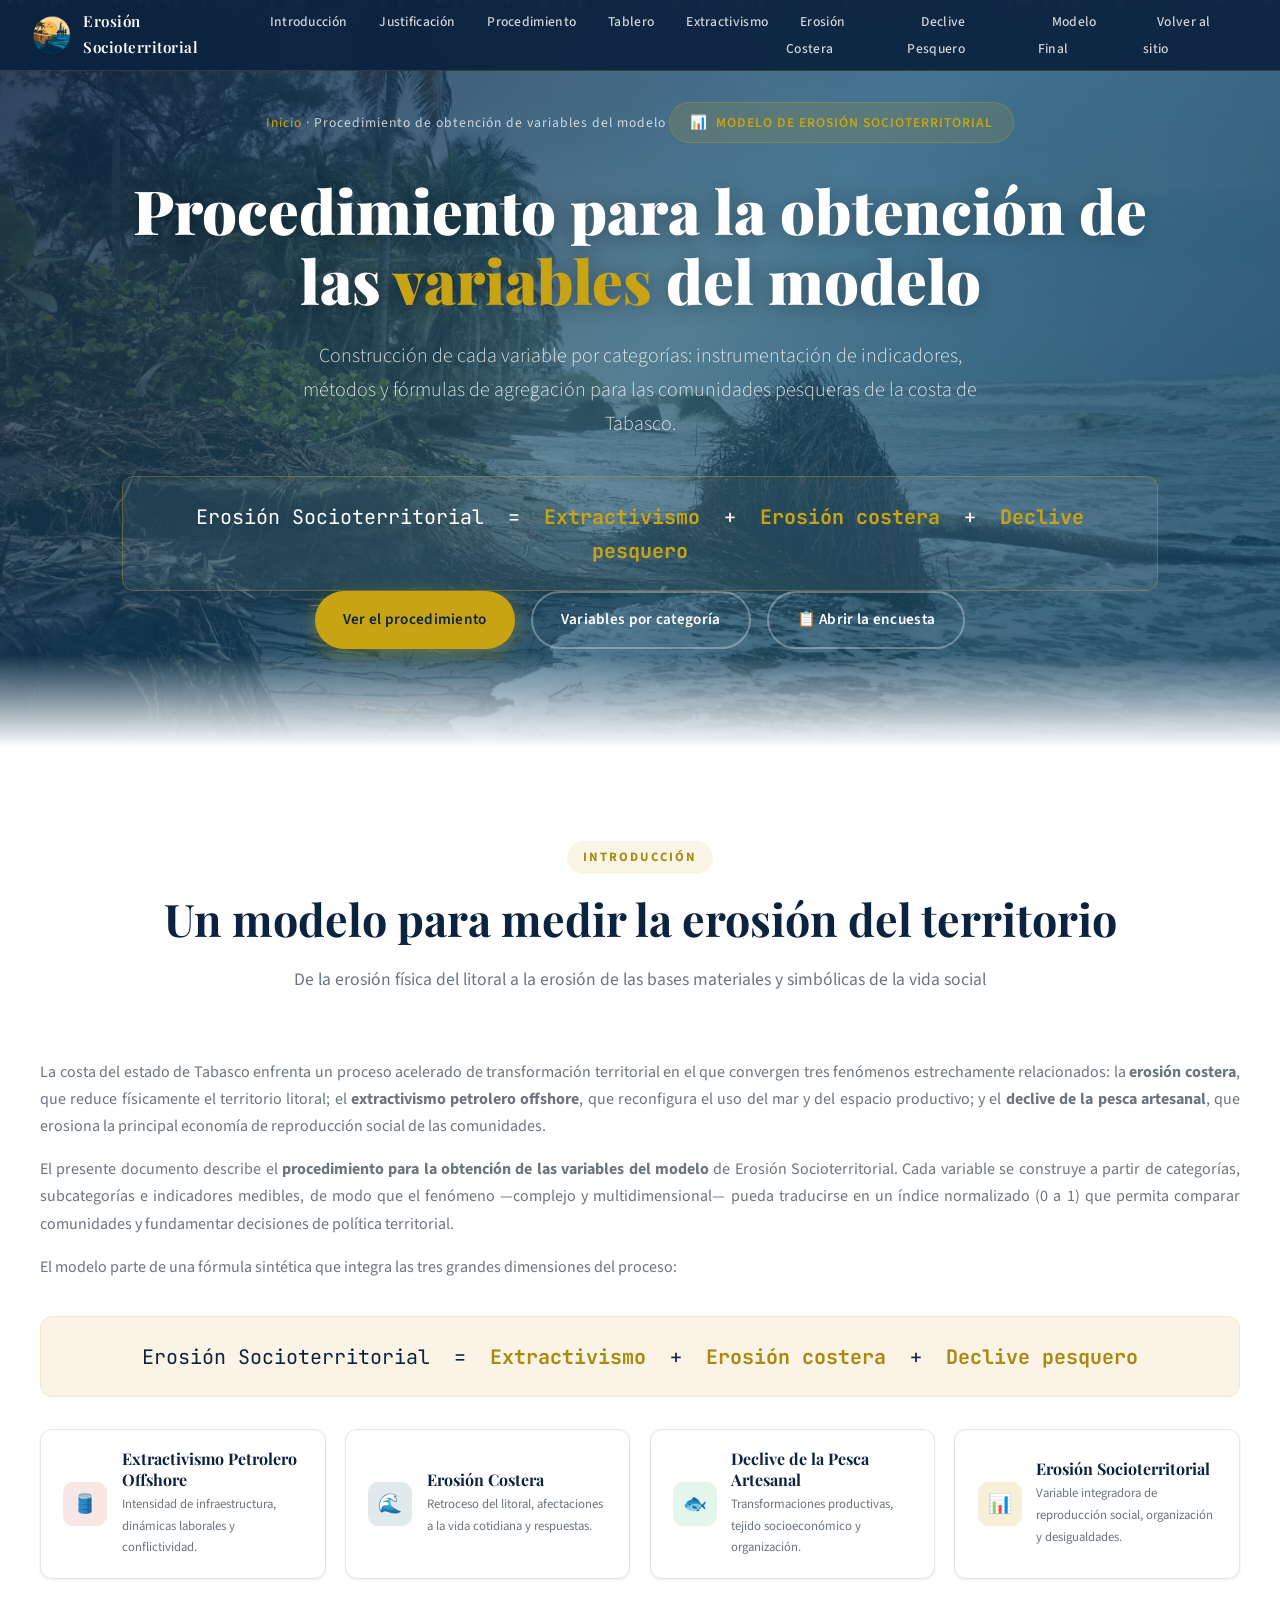
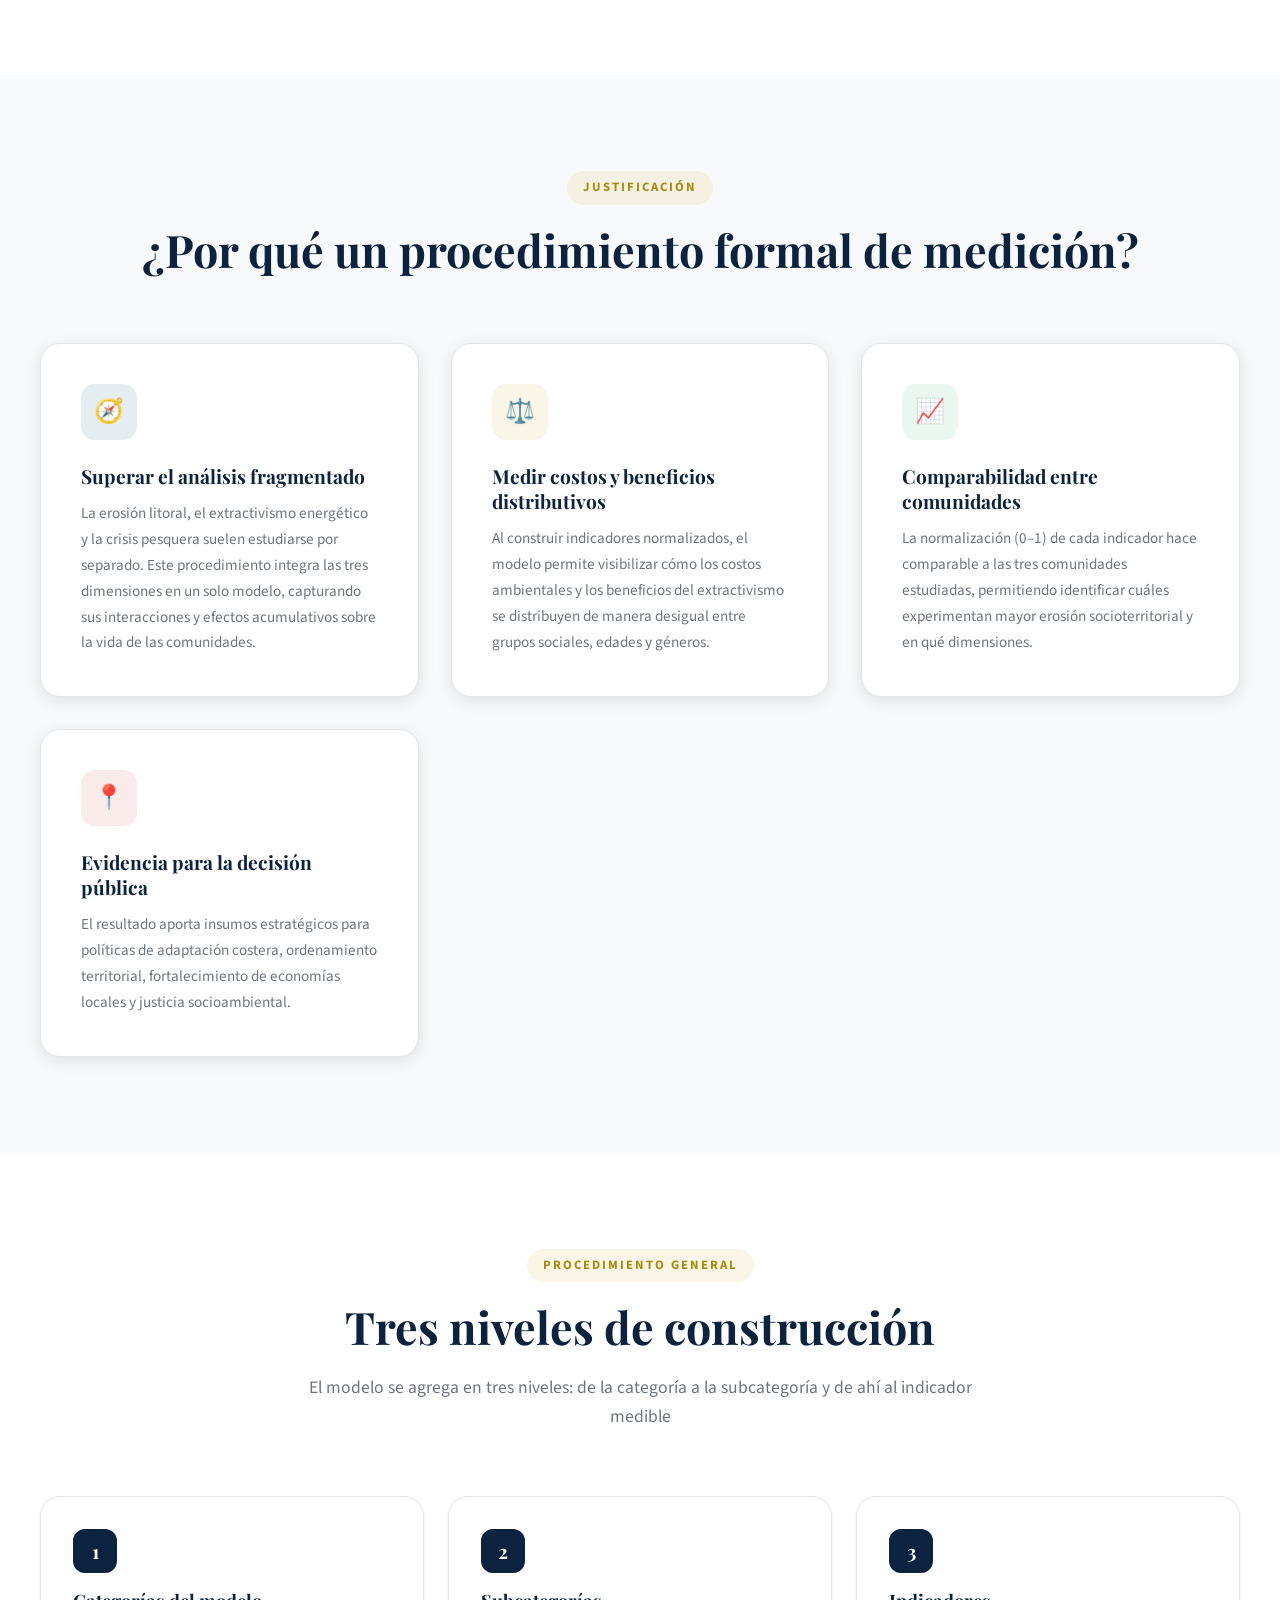
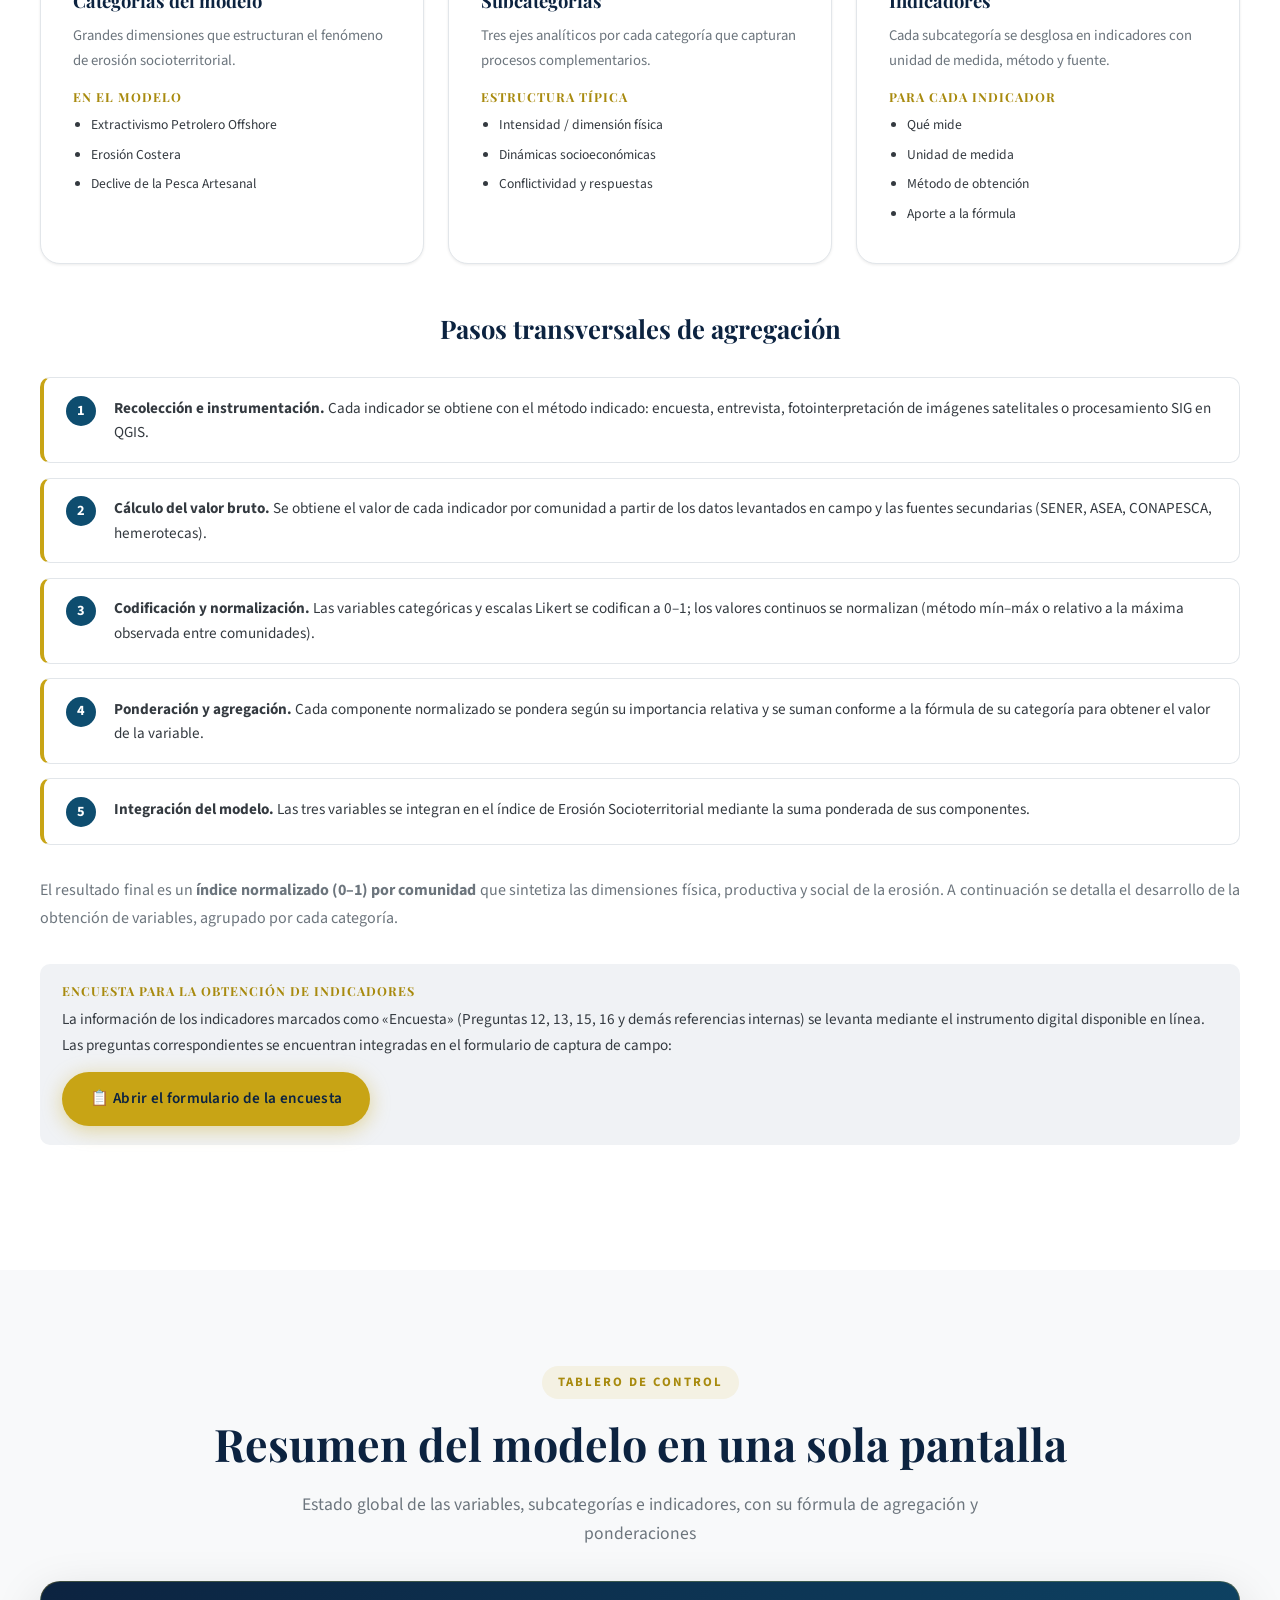
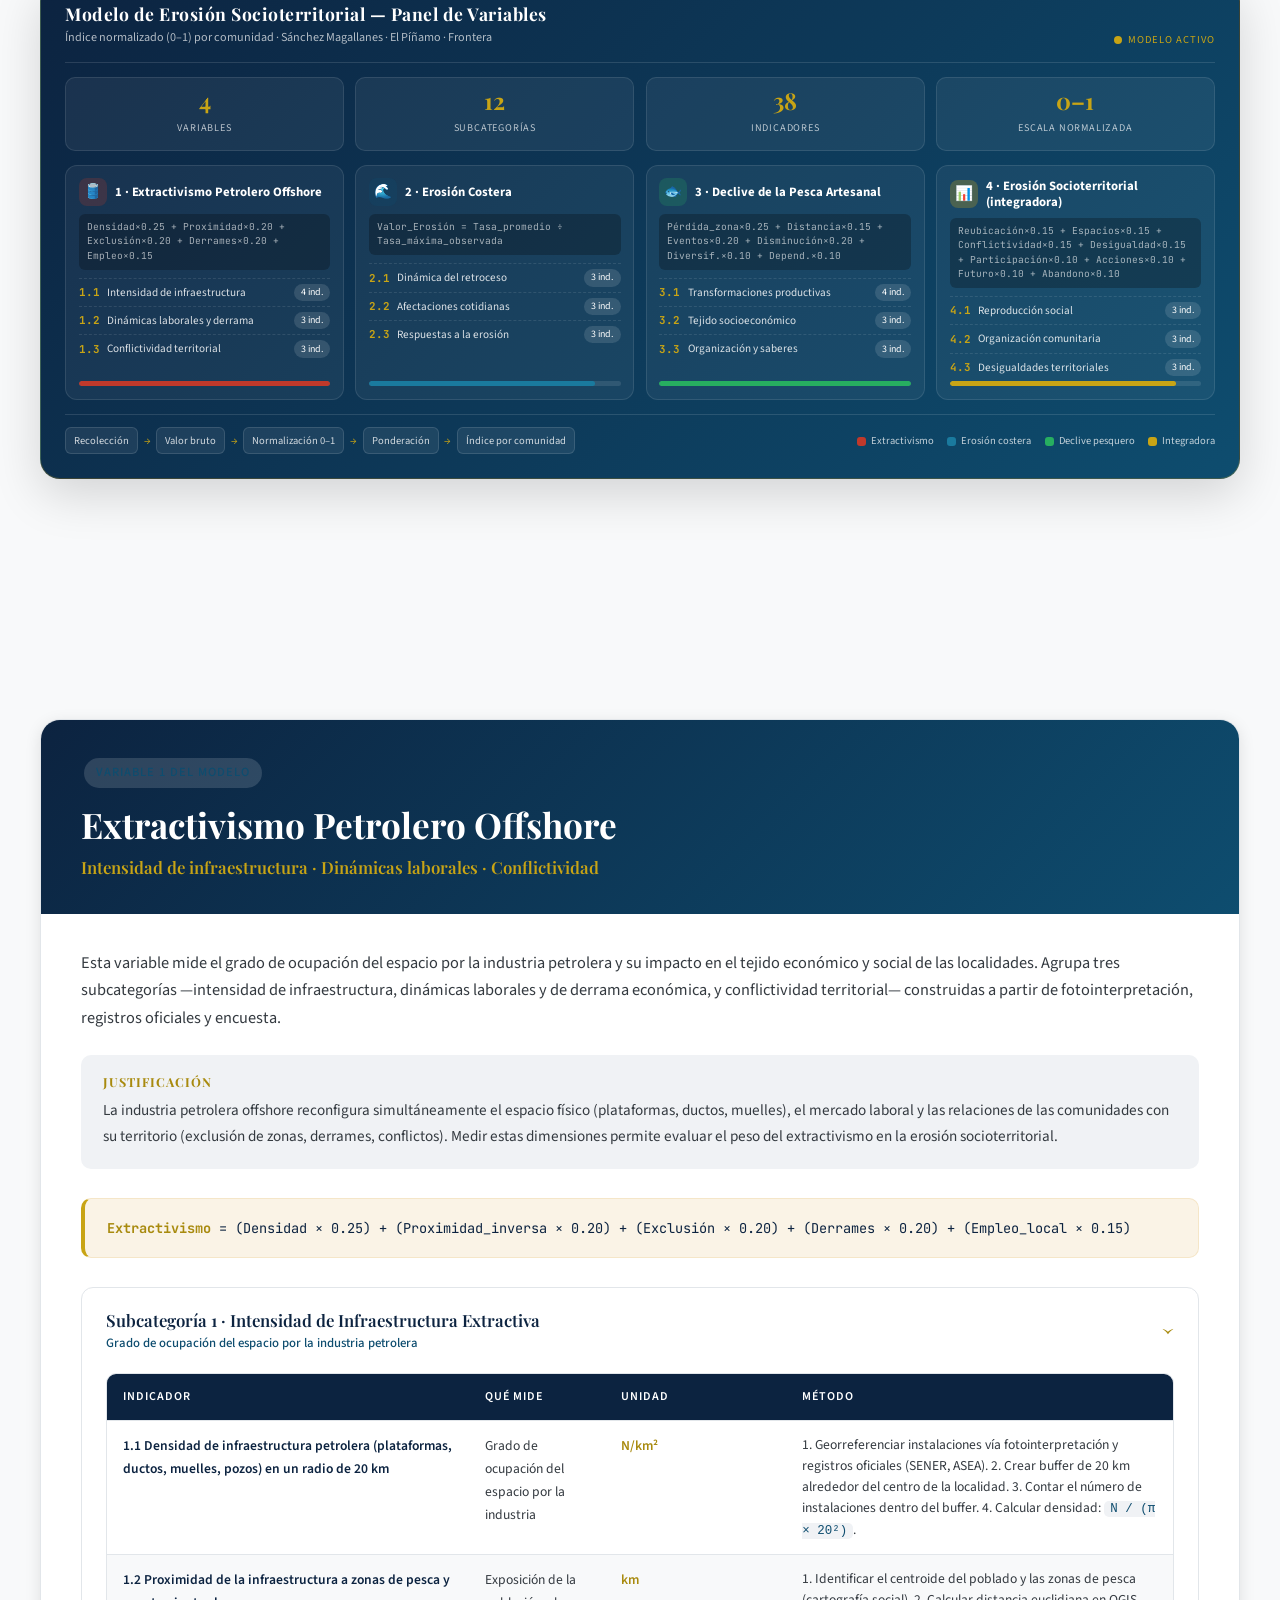
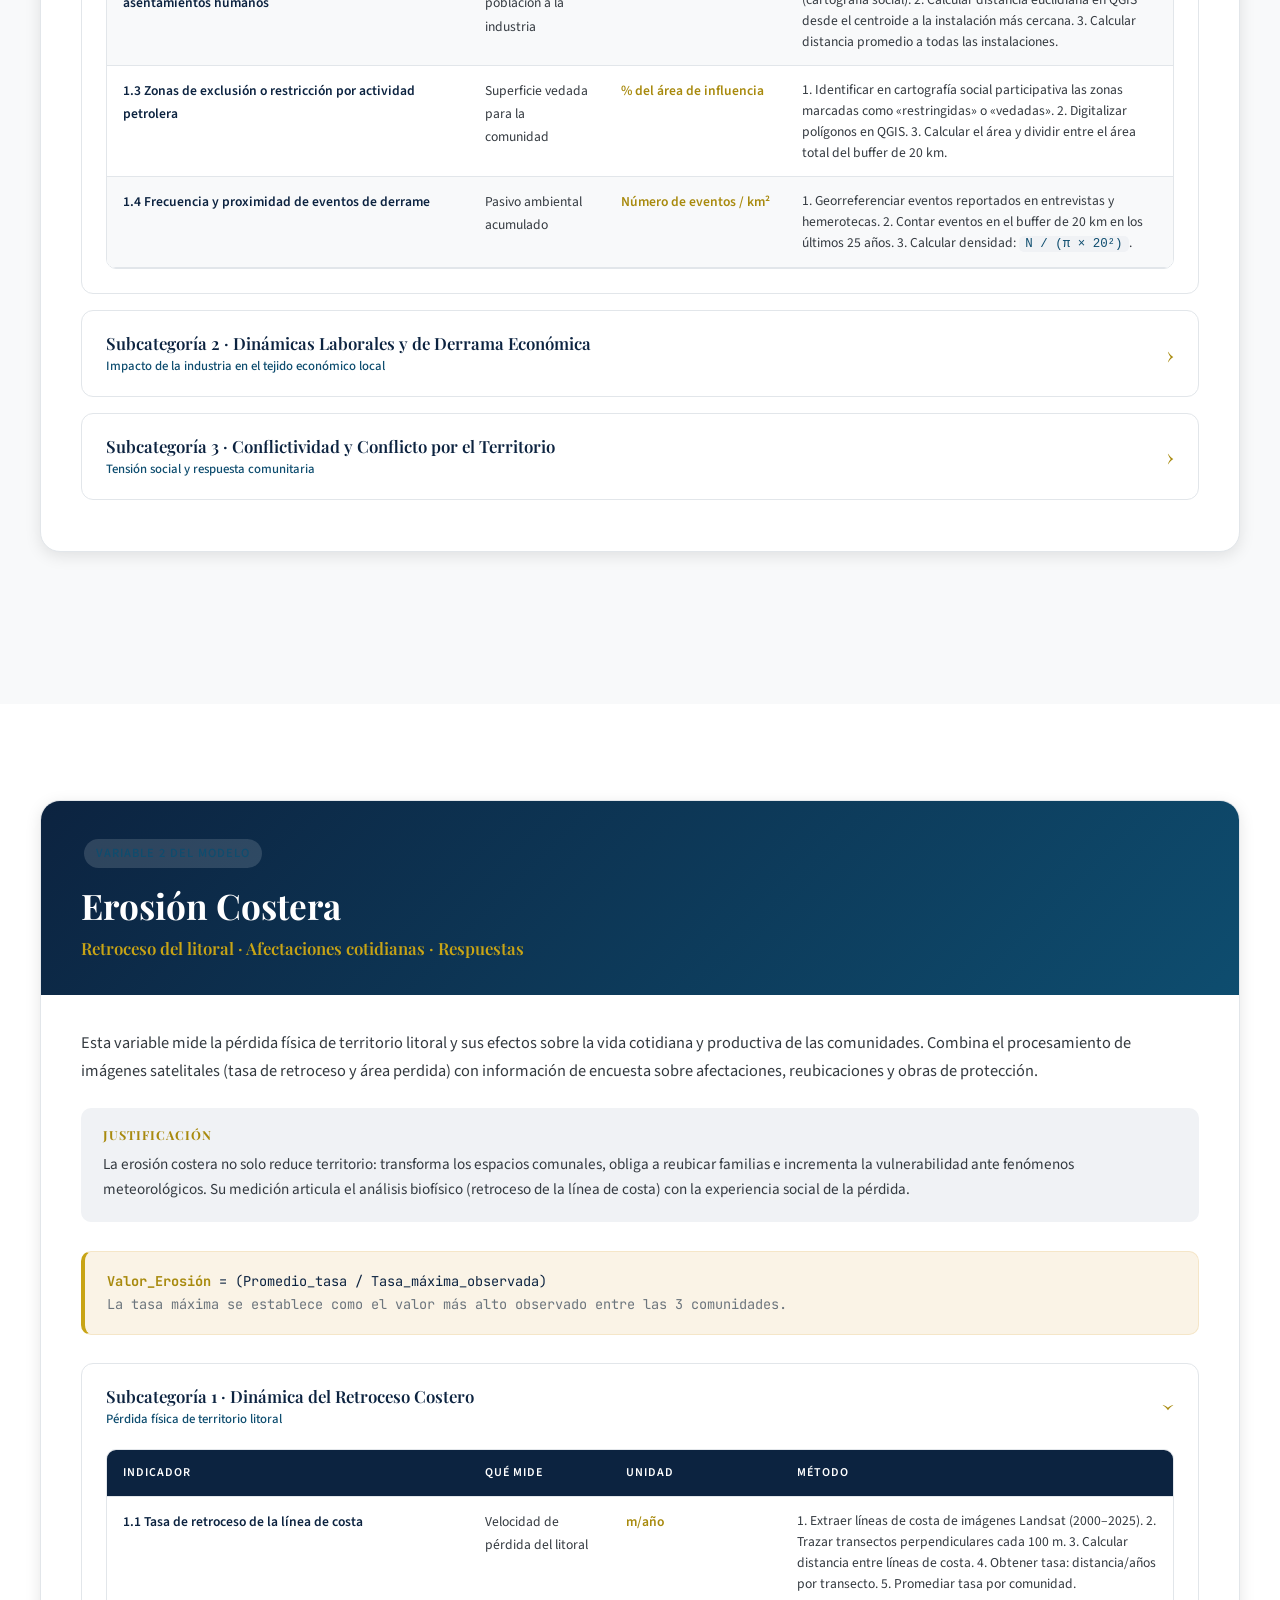
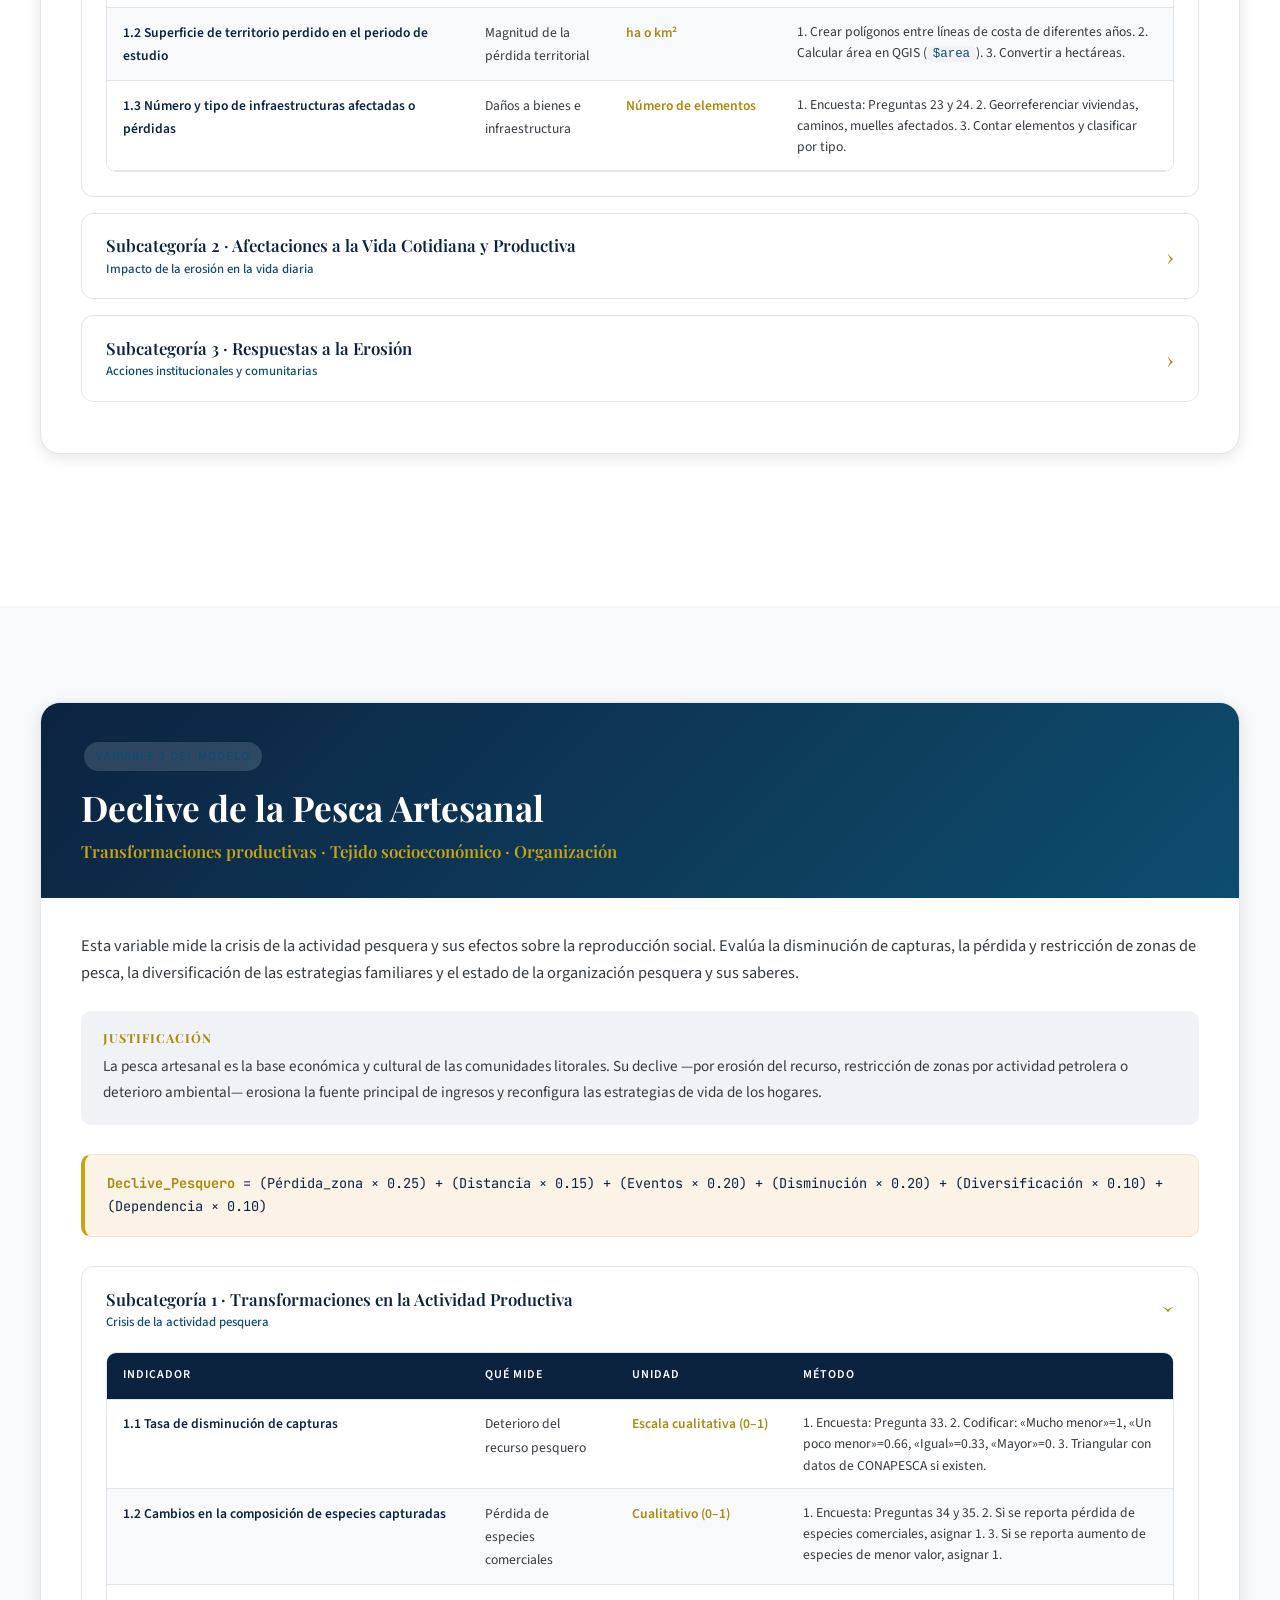
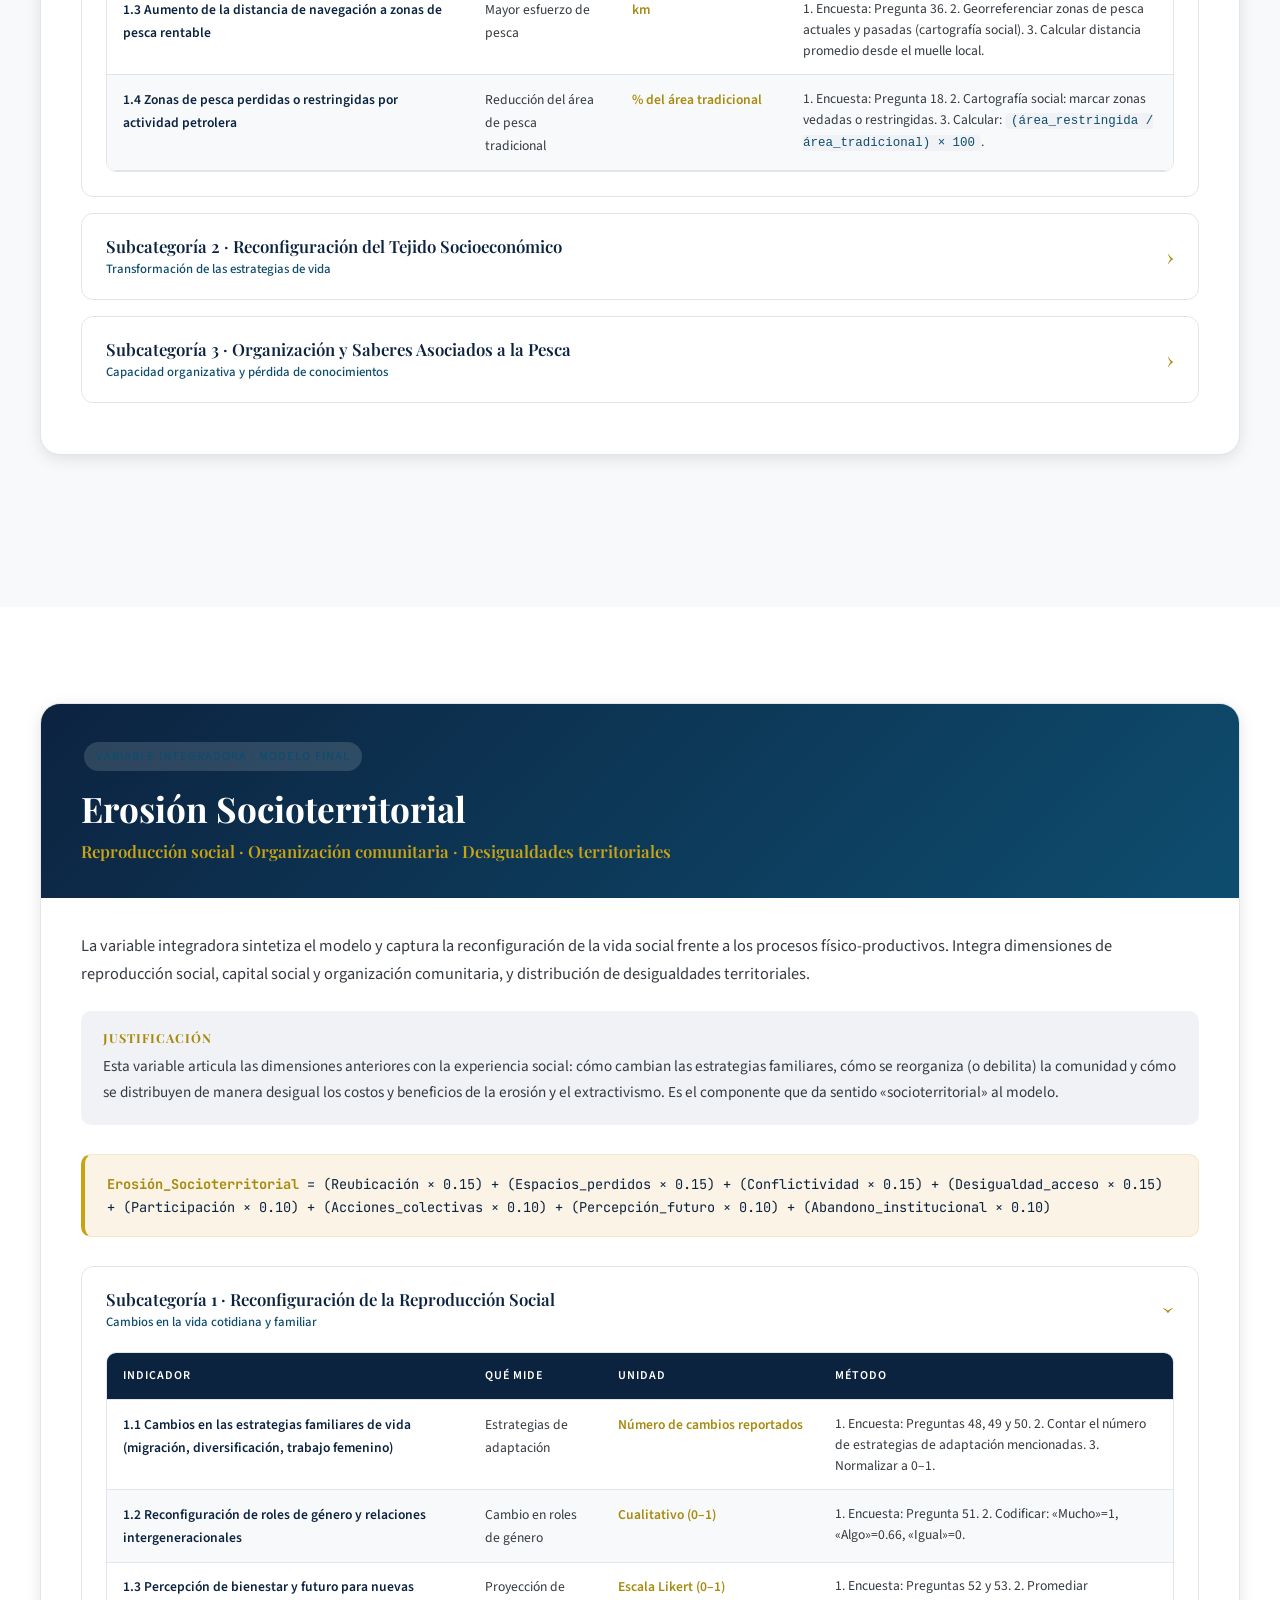
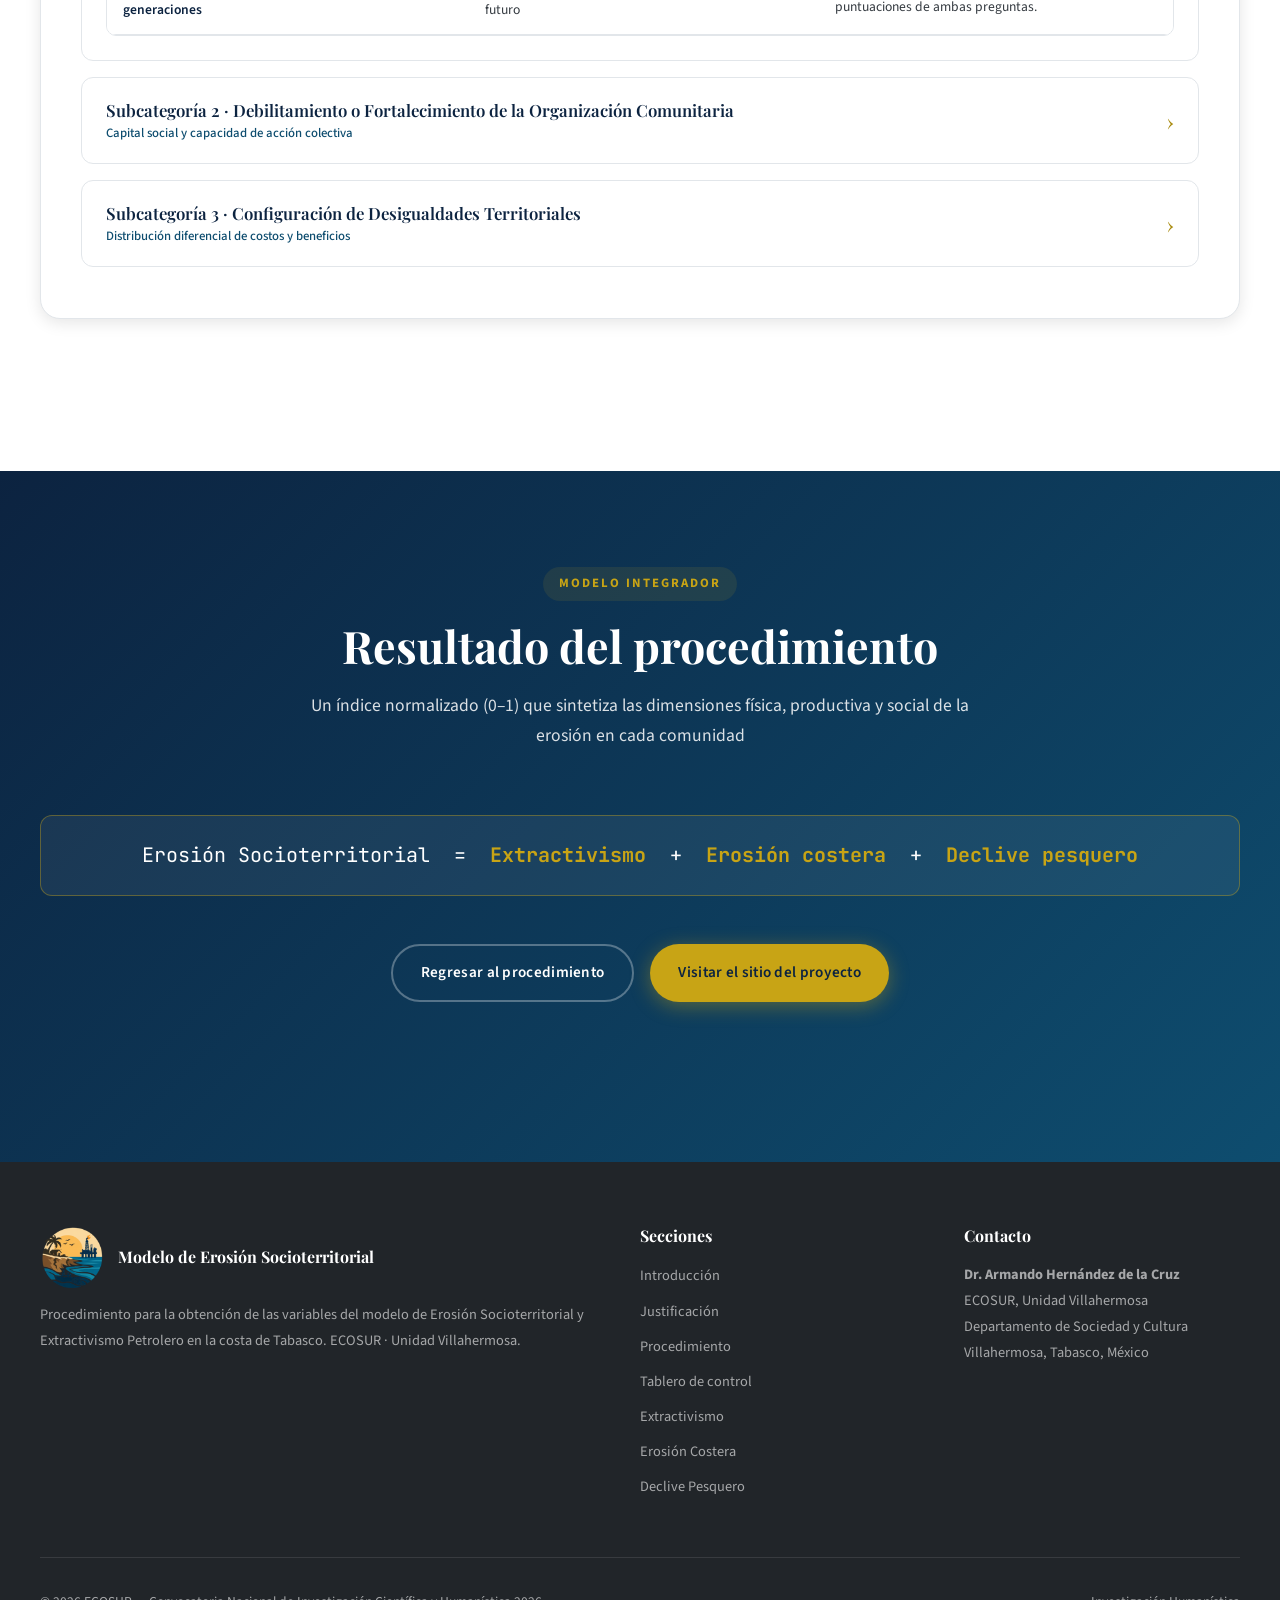
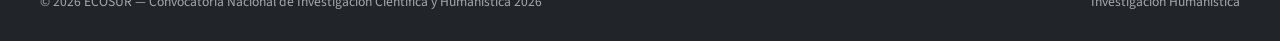
<file: modelo.html>
<!DOCTYPE html>
<html lang="es">
<head>
  <meta charset="UTF-8">
  <meta name="viewport" content="width=device-width, initial-scale=1.0">
  <title>Modelo de Erosión Socioterritorial · Procedimiento de obtención de variables | ECOSUR</title>
  <meta name="description" content="Procedimiento metodológico para la obtención de las variables del modelo de Erosión Socioterritorial: Extractivismo petrolero, Erosión costera y Declive pesquero. Construcción de cada variable por categorías.">
  <meta name="author" content="Dr. Armando Hernández de la Cruz - ECOSUR">

  <link rel="stylesheet" href="css/style.css">
  <link rel="icon" href="data:image/svg+xml,<svg xmlns='http://www.w3.org/2000/svg' viewBox='0 0 100 100'><text y='.9em' font-size='90'>📊</text></svg>">

  <!-- Estilos propios de esta página (responsivos) -->
  <style>
    .mod-hero {
      padding-top: 70px;
      min-height: auto;
      padding-bottom: 4rem;
      background-image:
        linear-gradient(135deg, rgba(12, 35, 64, 0.72) 0%, rgba(14, 77, 111, 0.5) 50%, rgba(10, 61, 92, 0.68) 100%),
        url('img/fotos/Port.jpg');
      background-size: cover;
      background-position: center;
      background-repeat: no-repeat;
    }
    .mod-hero .hero-content { max-width: 1100px; }
    .mod-breadcrumb {
      display: inline-block; margin-bottom: 1.2rem;
      font-size: 0.85rem; color: rgba(255,255,255,0.75);
      letter-spacing: 1px;
    }
    .mod-breadcrumb a { color: var(--accent); text-decoration: none; }
    .mod-breadcrumb a:hover { text-decoration: underline; }
    .mod-model-eq {
      margin-top: 2.2rem; padding: 1.4rem 1.8rem;
      background: rgba(255,255,255,0.06);
      border: 1px solid rgba(200,164,21,0.35);
      border-radius: var(--radius);
      font-family: 'JetBrains Mono', monospace;
      font-size: clamp(0.9rem, 2vw, 1.25rem);
      color: var(--white);
      text-align: center;
      line-height: 1.7;
    }
    .mod-model-eq strong { color: var(--accent); }

    /* Página de contenidos */
    .mod-toc {
      display: grid; grid-template-columns: repeat(auto-fit, minmax(230px,1fr));
      gap: 1.2rem; margin-top: 2rem;
    }
    .mod-toc a {
      text-decoration: none; color: inherit;
      background: var(--white); border: 1px solid var(--gray-200);
      border-radius: var(--radius); padding: 1.2rem 1.4rem;
      box-shadow: var(--shadow-sm); transition: var(--transition);
      display: flex; align-items: center; gap: 0.9rem;
    }
    .mod-toc a:hover { transform: translateY(-4px); box-shadow: var(--shadow-lg); border-color: var(--accent); }
    .mod-toc .ico {
      width: 44px; height: 44px; border-radius: 10px; flex-shrink: 0;
      display: flex; align-items: center; justify-content: center; font-size: 1.2rem;
    }
    .mod-toc .ico.c1 { background: rgba(192,57,43,.12); }
    .mod-toc .ico.c2 { background: rgba(14,77,111,.12); }
    .mod-toc .ico.c3 { background: rgba(39,174,96,.12); }
    .mod-toc .ico.c4 { background: rgba(200,164,21,.16); }
    .mod-toc h4 { font-size: 1rem; margin-bottom: 0.2rem; color: var(--primary); }
    .mod-toc p { font-size: 0.8rem; color: var(--gray-600); margin: 0; }

    /* Flujo metodológico en 3 niveles */
    .mod-flow {
      display: grid; grid-template-columns: repeat(3, 1fr); gap: 1.5rem;
      margin: 2.5rem 0;
    }
    .mod-flow-card {
      background: var(--white); border: 1px solid var(--gray-200);
      border-radius: var(--radius-lg); padding: 2rem; box-shadow: var(--shadow-sm);
      position: relative; transition: var(--transition);
    }
    .mod-flow-card:hover { box-shadow: var(--shadow-lg); transform: translateY(-3px); }
    .mod-flow-num {
      width: 44px; height: 44px; border-radius: 12px; background: var(--primary);
      color: var(--white); display: flex; align-items: center; justify-content: center;
      font-family: 'Playfair Display', serif; font-weight: 700; font-size: 1.2rem;
      margin-bottom: 1rem;
    }
    .mod-flow-card h3 { font-size: 1.15rem; margin-bottom: 0.6rem; color: var(--primary); }
    .mod-flow-card p { font-size: 0.92rem; color: var(--gray-600); margin-bottom: 1rem; }
    .mod-flow-card h5 { font-size: 0.78rem; text-transform: uppercase; letter-spacing: 1px; color: var(--accent-dark); margin-bottom: 0.5rem; }
    .mod-flow-card ul { margin: 0; padding-left: 1.1rem; }
    .mod-flow-card li { font-size: 0.85rem; color: var(--gray-800); margin-bottom: 0.4rem; }

    /* Pasos generales de normalización */
    .mod-steps { margin: 2rem 0; counter-reset: st; }
    .mod-step {
      display: flex; gap: 1.1rem; padding: 1.1rem 1.4rem; margin-bottom: 0.9rem;
      background: var(--white); border: 1px solid var(--gray-200); border-left: 4px solid var(--accent);
      border-radius: 10px; align-items: flex-start;
    }
    .mod-step-n {
      counter-increment: st; flex-shrink: 0;
      width: 30px; height: 30px; border-radius: 50%; background: var(--sea); color: var(--white);
      display: flex; align-items: center; justify-content: center; font-weight: 700; font-size: 0.9rem;
    }
    .mod-step-n::before { content: counter(st); }
    .mod-step p { margin: 0; font-size: 0.95rem; line-height: 1.6; }

    /* Tarjetas de variables */
    .mod-var-anchor { scroll-margin-top: 90px; }
    .mod-var {
      background: var(--white); border: 1px solid var(--gray-200);
      border-radius: var(--radius-lg); box-shadow: var(--shadow-md);
      overflow: hidden; margin-bottom: 3.5rem;
    }
    .mod-var-head {
      padding: 2.2rem 2.5rem; color: var(--white);
      background: linear-gradient(135deg, var(--primary), var(--sea));
      position: relative;
    }
    .mod-var-head .tag {
      display: inline-block; font-size: 0.78rem; letter-spacing: 1px; text-transform: uppercase;
      background: rgba(255,255,255,0.14); padding: 4px 12px; border-radius: 50px; margin-bottom: 0.9rem;
    }
    .mod-var-head h2 { color: var(--white); font-size: clamp(1.5rem,3vw,2.2rem); margin-bottom: 0.6rem; }
    .mod-var-head h3 { color: var(--accent); font-size: 1.05rem; font-weight: 600; }
    .mod-var-body { padding: 2.2rem 2.5rem; }
    .mod-var-body .lead { font-size: 1.02rem; color: var(--gray-800); margin-bottom: 1.4rem; }

    .mod-formula {
      background: var(--sand-light); border: 1px solid var(--sand);
      border-left: 4px solid var(--accent); border-radius: 10px;
      padding: 1.1rem 1.4rem; margin: 1.2rem 0 1.8rem;
      font-family: 'JetBrains Mono', monospace; font-size: 0.85rem; color: var(--primary);
      overflow-x: auto; white-space: normal; line-height: 1.7;
    }
    .mod-formula .fl { color: var(--accent-dark); font-weight: 700; }

    .mod-why {
      background: var(--gray-100); border-radius: 10px; padding: 1.2rem 1.4rem; margin-bottom: 1.8rem;
    }
    .mod-why h5 { font-size: 0.78rem; text-transform: uppercase; letter-spacing: 1px; color: var(--accent-dark); margin-bottom: 0.5rem; }
    .mod-why p { margin: 0; font-size: 0.95rem; }

    /* Subcategorías / acordeón */
    .mod-sub { border: 1px solid var(--gray-200); border-radius: 12px; margin-bottom: 1rem; overflow: hidden; background: var(--white); }
    .mod-sub-head {
      width: 100%; text-align: left; background: none; border: none; cursor: pointer;
      padding: 1.3rem 1.5rem; display: flex; align-items: center; gap: 1rem;
      font-family: 'Playfair Display', serif; font-size: 1.05rem; font-weight: 600; color: var(--primary);
    }
    .mod-sub-head .arrow { margin-left: auto; transition: transform .3s ease; color: var(--accent-dark); font-size: 1.2rem; flex-shrink: 0; }
    .mod-sub.open .mod-sub-head .arrow { transform: rotate(90deg); }
    .mod-sub-head:hover { background: var(--gray-50); }
    .mod-sub-mide {
      display: block; font-family: 'Source Sans 3', sans-serif; font-weight: 500;
      font-size: 0.8rem; color: var(--sea); margin-top: 0.2rem;
    }
    .mod-sub-body { display: none; padding: 0 1.5rem 1.5rem; }
    .mod-sub.open .mod-sub-body { display: block; }

    .mod-scroll { overflow-x: auto; border-radius: 10px; border: 1px solid var(--gray-200); }
    .mod-ind {
      width: 100%; border-collapse: collapse; min-width: 720px; background: var(--white);
      font-size: 0.85rem;
    }
    .mod-ind th, .mod-ind td { padding: 0.8rem 1rem; text-align: left; vertical-align: top; border-bottom: 1px solid var(--gray-200); }
    .mod-ind thead th {
      background: var(--primary); color: var(--white); font-size: 0.75rem;
      text-transform: uppercase; letter-spacing: 1px; font-weight: 600;
    }
    .mod-ind tbody tr:nth-child(even) { background: var(--gray-50); }
    .mod-ind .in { font-weight: 600; color: var(--primary); width: 34%; }
    .mod-ind .um { color: var(--accent-dark); font-weight: 600; white-space: nowrap; width: 16%; }
    .mod-ind .me { color: var(--gray-800); line-height: 1.55; }
    .mod-ind .me code { background: var(--gray-100); padding: 1px 6px; border-radius: 5px; font-size: 0.78rem; color: var(--sea); }

    /* Integración */
    .mod-integration {
      background: linear-gradient(135deg, var(--primary), var(--sea));
      color: var(--white);
    }
    .mod-integration .section-label { color: var(--accent); }
    .mod-integration p { color: rgba(255,255,255,0.85); }
    .mod-integration .mod-model-eq { margin-top: 0; }

    /* ---------- Tablero de control del modelo ---------- */
    .tb {
      background: linear-gradient(135deg, var(--primary) 0%, var(--sea) 100%);
      border: 1px solid rgba(200,164,21,0.25);
      border-radius: var(--radius-lg);
      color: var(--white); padding: 1.3rem 1.5rem 1.5rem;
      box-shadow: var(--shadow-xl); margin: 2rem 0 3rem;
    }
    .tb-head { display: flex; justify-content: space-between; align-items: flex-end; gap: 1rem; flex-wrap: wrap; margin-bottom: 0.9rem; padding-bottom: 0.8rem; border-bottom: 1px solid rgba(255,255,255,0.12); }
    .tb-head h2 { font-size: 1.1rem; margin: 0; color: var(--white); letter-spacing: 0.5px; }
    .tb-head .sub { font-size: 0.76rem; color: rgba(255,255,255,0.68); margin-top: 0.15rem; }
    .tb-live { display: inline-flex; align-items: center; gap: 0.4rem; font-size: 0.66rem; text-transform: uppercase; letter-spacing: 1px; color: var(--accent); white-space: nowrap; }
    .tb-live::before { content: ''; width: 8px; height: 8px; border-radius: 50%; background: var(--accent); animation: tbPulse 2s infinite; }
    @keyframes tbPulse { 0% { box-shadow: 0 0 0 0 rgba(200,164,21,0.5); } 70% { box-shadow: 0 0 0 8px rgba(200,164,21,0); } 100% { box-shadow: 0 0 0 0 rgba(200,164,21,0); } }

    .tb-kpis { display: grid; grid-template-columns: repeat(4, 1fr); gap: 0.7rem; margin-bottom: 0.85rem; }
    .tb-kpi { background: rgba(255,255,255,0.06); border: 1px solid rgba(255,255,255,0.1); border-radius: 10px; padding: 0.6rem 0.8rem; text-align: center; }
    .tb-kpi b { display: block; font-size: 1.45rem; font-family: 'Playfair Display', serif; color: var(--accent); line-height: 1.1; }
    .tb-kpi span { font-size: 0.64rem; text-transform: uppercase; letter-spacing: 0.8px; color: rgba(255,255,255,0.7); }

    .tb-grid { display: grid; grid-template-columns: repeat(4, 1fr); gap: 0.7rem; }
    .tb-card { background: rgba(255,255,255,0.05); border: 1px solid rgba(255,255,255,0.1); border-radius: 12px; padding: 0.8rem; display: flex; flex-direction: column; text-decoration: none; color: inherit; transition: var(--transition); }
    .tb-card:hover { background: rgba(255,255,255,0.1); transform: translateY(-3px); border-color: rgba(200,164,21,0.5); }
    .tb-card-top { display: flex; align-items: center; gap: 0.5rem; margin-bottom: 0.45rem; }
    .tb-ico { width: 28px; height: 28px; border-radius: 8px; display: flex; align-items: center; justify-content: center; font-size: 0.9rem; flex-shrink: 0; }
    .tb-card h3 { font-size: 0.8rem; margin: 0; color: var(--white); line-height: 1.25; font-family: 'Source Sans 3', sans-serif; font-weight: 700; }
    .tb-formula { font-family: 'JetBrains Mono', monospace; font-size: 0.6rem; color: rgba(255,255,255,0.62); background: rgba(0,0,0,0.25); border-radius: 6px; padding: 0.4rem 0.5rem; margin-bottom: 0.5rem; line-height: 1.5; }
    .tb-sub { display: flex; align-items: center; gap: 0.45rem; font-size: 0.7rem; padding: 0.26rem 0; border-top: 1px dashed rgba(255,255,255,0.1); color: rgba(255,255,255,0.85); }
    .tb-sub .n { font-family: 'JetBrains Mono', monospace; font-weight: 700; color: var(--accent); font-size: 0.68rem; }
    .tb-sub .cnt { margin-left: auto; background: rgba(255,255,255,0.12); border-radius: 50px; padding: 0.02rem 0.45rem; font-size: 0.62rem; color: var(--white); }
    .tb-bar { height: 5px; border-radius: 50px; background: rgba(255,255,255,0.1); overflow: hidden; margin-top: auto; padding-top: 0; }
    .tb-bar-i { display: block; height: 100%; border-radius: 50px; }
    .tb-foot { margin-top: 0.9rem; padding-top: 0.75rem; border-top: 1px solid rgba(255,255,255,0.12); display: flex; justify-content: space-between; align-items: center; gap: 1rem; flex-wrap: wrap; }
    .tb-pipe { display: flex; align-items: center; gap: 0.35rem; flex-wrap: wrap; font-size: 0.66rem; color: rgba(255,255,255,0.8); }
    .tb-pipe .step { background: rgba(255,255,255,0.07); border: 1px solid rgba(255,255,255,0.12); padding: 0.22rem 0.5rem; border-radius: 6px; white-space: nowrap; }
    .tb-pipe .arr { color: var(--accent); }
    .tb-legend { display: flex; gap: 0.85rem; font-size: 0.66rem; color: rgba(255,255,255,0.75); flex-wrap: wrap; }
    .tb-legend i { width: 9px; height: 9px; border-radius: 3px; display: inline-block; margin-right: 0.3rem; vertical-align: middle; }

    /* Responsive */
    @media (max-width: 1100px) { .tb-kpis, .tb-grid { grid-template-columns: repeat(2, 1fr); } }
    @media (max-width: 900px) {
      .mod-flow { grid-template-columns: 1fr; }
    }
    @media (max-width: 560px) { .tb-kpis, .tb-grid { grid-template-columns: 1fr; } }
    @media (max-width: 768px) {
      .mod-var-head, .mod-var-body { padding: 1.5rem 1.3rem; }
      .mod-ind { min-width: 640px; font-size: 0.8rem; }
    }
  </style>
</head>
<body>

  <!-- ==================== NAVBAR ==================== -->
  <nav class="navbar">
    <div class="navbar-inner">
      <a href="index.html" class="navbar-brand">
        <img class="brand-icon" src="img/logo-erosion.png" alt="Logotipo Erosión Socioterritorial" style="width:40px;height:40px;object-fit:cover;border-radius:8px;background:transparent;border:none;display:inline-block;padding:0;">
        <span class="brand-text">Erosión Socioterritorial</span>
      </a>
      <button class="hamburger" aria-label="Menú">
        <span></span><span></span><span></span>
      </button>
      <ul class="nav-links">
        <li><a href="#introduccion">Introducción</a></li>
        <li><a href="#justificacion">Justificación</a></li>
        <li><a href="#procedimiento">Procedimiento</a></li>
        <li><a href="#tablero">Tablero</a></li>
        <li><a href="#extractivismo">Extractivismo</a></li>
        <li><a href="#erosion-costera">Erosión Costera</a></li>
        <li><a href="#declive-pesquero">Declive Pesquero</a></li>
        <li><a href="#socioterritorial">Modelo Final</a></li>
        <li><a href="index.html">Volver al sitio</a></li>
      </ul>
    </div>
  </nav>

  <!-- ==================== HERO ==================== -->
  <header class="hero mod-hero" id="inicio">
    <div class="hero-particles"></div>
    <div class="hero-content">
      <div class="mod-breadcrumb">
        <a href="index.html">Inicio</a> · Procedimiento de obtención de variables del modelo
      </div>
      <div class="hero-badge"><span>📊</span> Modelo de Erosión Socioterritorial</div>
      <h1 class="hero-title">
        Procedimiento para la obtención de las <span class="highlight">variables</span> del modelo
      </h1>
      <p class="hero-subtitle">
        Construcción de cada variable por categorías: instrumentación de indicadores, métodos y fórmulas de agregación para las comunidades pesqueras de la costa de Tabasco.
      </p>
      <div class="mod-model-eq">
        Erosión Socioterritorial &nbsp;= &nbsp;<strong>Extractivismo</strong> &nbsp;+&nbsp; <strong>Erosión costera</strong> &nbsp;+&nbsp; <strong>Declive pesquero</strong>
      </div>
      <div class="hero-buttons">
        <a href="#procedimiento" class="btn btn-primary">Ver el procedimiento</a>
        <a href="#extractivismo" class="btn btn-outline">Variables por categoría</a>
        <a href="https://ee.kobotoolbox.org/x/BoY7AoSv" class="btn btn-outline" target="_blank" rel="noopener">📋 Abrir la encuesta</a>
      </div>
    </div>
  </header>

  <!-- ==================== INTRODUCCIÓN ==================== -->
  <section class="section section-alt mod-var-anchor" id="introduccion">
    <div class="container">
      <div class="section-header reveal">
        <span class="section-label">Introducción</span>
        <h2 class="section-title">Un modelo para medir la erosión del territorio</h2>
        <p class="section-desc">De la erosión física del litoral a la erosión de las bases materiales y simbólicas de la vida social</p>
      </div>

      <div class="content-block reveal">
        <p>La costa del estado de Tabasco enfrenta un proceso acelerado de transformación territorial en el que convergen tres fenómenos estrechamente relacionados: la <strong>erosión costera</strong>, que reduce físicamente el territorio litoral; el <strong>extractivismo petrolero offshore</strong>, que reconfigura el uso del mar y del espacio productivo; y el <strong>declive de la pesca artesanal</strong>, que erosiona la principal economía de reproducción social de las comunidades.</p>
        <p>El presente documento describe el <strong>procedimiento para la obtención de las variables del modelo</strong> de Erosión Socioterritorial. Cada variable se construye a partir de categorías, subcategorías e indicadores medibles, de modo que el fenómeno —complejo y multidimensional— pueda traducirse en un índice normalizado (0 a 1) que permita comparar comunidades y fundamentar decisiones de política territorial.</p>
        <p>El modelo parte de una fórmula sintética que integra las tres grandes dimensiones del proceso:</p>
      </div>

      <div class="mod-model-eq reveal" style="background:var(--sand-light); border-color:var(--sand); color:var(--primary);">
        Erosión Socioterritorial &nbsp;= &nbsp;<strong style="color:var(--accent-dark)">Extractivismo</strong> &nbsp;+&nbsp; <strong style="color:var(--accent-dark)">Erosión costera</strong> &nbsp;+&nbsp; <strong style="color:var(--accent-dark)">Declive pesquero</strong>
      </div>

      <div class="mod-toc reveal">
        <a href="#extractivismo">
          <div class="ico c1">🛢️</div>
          <div><h4>Extractivismo Petrolero Offshore</h4><p>Intensidad de infraestructura, dinámicas laborales y conflictividad.</p></div>
        </a>
        <a href="#erosion-costera">
          <div class="ico c2">🌊</div>
          <div><h4>Erosión Costera</h4><p>Retroceso del litoral, afectaciones a la vida cotidiana y respuestas.</p></div>
        </a>
        <a href="#declive-pesquero">
          <div class="ico c3">🐟</div>
          <div><h4>Declive de la Pesca Artesanal</h4><p>Transformaciones productivas, tejido socioeconómico y organización.</p></div>
        </a>
        <a href="#socioterritorial">
          <div class="ico c4">📊</div>
          <div><h4>Erosión Socioterritorial</h4><p>Variable integradora de reproducción social, organización y desigualdades.</p></div>
        </a>
      </div>
    </div>
  </section>

  <!-- ==================== JUSTIFICACIÓN ==================== -->
  <section class="section mod-var-anchor" id="justificacion">
    <div class="container">
      <div class="section-header reveal">
        <span class="section-label">Justificación</span>
        <h2 class="section-title">¿Por qué un procedimiento formal de medición?</h2>
      </div>

      <div class="info-grid reveal">
        <div class="info-card">
          <div class="info-card-icon blue">🧭</div>
          <h3>Superar el análisis fragmentado</h3>
          <p>La erosión litoral, el extractivismo energético y la crisis pesquera suelen estudiarse por separado. Este procedimiento integra las tres dimensiones en un solo modelo, capturando sus interacciones y efectos acumulativos sobre la vida de las comunidades.</p>
        </div>
        <div class="info-card">
          <div class="info-card-icon gold">⚖️</div>
          <h3>Medir costos y beneficios distributivos</h3>
          <p>Al construir indicadores normalizados, el modelo permite visibilizar cómo los costos ambientales y los beneficios del extractivismo se distribuyen de manera desigual entre grupos sociales, edades y géneros.</p>
        </div>
        <div class="info-card">
          <div class="info-card-icon green">📈</div>
          <h3>Comparabilidad entre comunidades</h3>
          <p>La normalización (0–1) de cada indicador hace comparable a las tres comunidades estudiadas, permitiendo identificar cuáles experimentan mayor erosión socioterritorial y en qué dimensiones.</p>
        </div>
        <div class="info-card">
          <div class="info-card-icon red">📍</div>
          <h3>Evidencia para la decisión pública</h3>
          <p>El resultado aporta insumos estratégicos para políticas de adaptación costera, ordenamiento territorial, fortalecimiento de economías locales y justicia socioambiental.</p>
        </div>
      </div>
    </div>
  </section>

  <!-- ==================== PROCEDIMIENTO GENERAL ==================== -->
  <section class="section section-alt mod-var-anchor" id="procedimiento">
    <div class="container">
      <div class="section-header reveal">
        <span class="section-label">Procedimiento general</span>
        <h2 class="section-title">Tres niveles de construcción</h2>
        <p class="section-desc">El modelo se agrega en tres niveles: de la categoría a la subcategoría y de ahí al indicador medible</p>
      </div>

      <div class="mod-flow reveal">
        <div class="mod-flow-card">
          <div class="mod-flow-num">1</div>
          <h3>Categorías del modelo</h3>
          <p>Grandes dimensiones que estructuran el fenómeno de erosión socioterritorial.</p>
          <h5>En el modelo</h5>
          <ul>
            <li>Extractivismo Petrolero Offshore</li>
            <li>Erosión Costera</li>
            <li>Declive de la Pesca Artesanal</li>
          </ul>
        </div>
        <div class="mod-flow-card">
          <div class="mod-flow-num">2</div>
          <h3>Subcategorías</h3>
          <p>Tres ejes analíticos por cada categoría que capturan procesos complementarios.</p>
          <h5>Estructura típica</h5>
          <ul>
            <li>Intensidad / dimensión física</li>
            <li>Dinámicas socioeconómicas</li>
            <li>Conflictividad y respuestas</li>
          </ul>
        </div>
        <div class="mod-flow-card">
          <div class="mod-flow-num">3</div>
          <h3>Indicadores</h3>
          <p>Cada subcategoría se desglosa en indicadores con unidad de medida, método y fuente.</p>
          <h5>Para cada indicador</h5>
          <ul>
            <li>Qué mide</li>
            <li>Unidad de medida</li>
            <li>Método de obtención</li>
            <li>Aporte a la fórmula</li>
          </ul>
        </div>
      </div>

      <div class="section-header reveal" style="margin:3rem 0 2rem;">
        <h2 class="section-title" style="font-size:1.6rem;">Pasos transversales de agregación</h2>
      </div>

      <div class="mod-steps reveal">
        <div class="mod-step"><span class="mod-step-n"></span><p><strong>Recolección e instrumentación.</strong> Cada indicador se obtiene con el método indicado: encuesta, entrevista, fotointerpretación de imágenes satelitales o procesamiento SIG en QGIS.</p></div>
        <div class="mod-step"><span class="mod-step-n"></span><p><strong>Cálculo del valor bruto.</strong> Se obtiene el valor de cada indicador por comunidad a partir de los datos levantados en campo y las fuentes secundarias (SENER, ASEA, CONAPESCA, hemerotecas).</p></div>
        <div class="mod-step"><span class="mod-step-n"></span><p><strong>Codificación y normalización.</strong> Las variables categóricas y escalas Likert se codifican a 0–1; los valores continuos se normalizan (método mín–máx o relativo a la máxima observada entre comunidades).</p></div>
        <div class="mod-step"><span class="mod-step-n"></span><p><strong>Ponderación y agregación.</strong> Cada componente normalizado se pondera según su importancia relativa y se suman conforme a la fórmula de su categoría para obtener el valor de la variable.</p></div>
        <div class="mod-step"><span class="mod-step-n"></span><p><strong>Integración del modelo.</strong> Las tres variables se integran en el índice de Erosión Socioterritorial mediante la suma ponderada de sus componentes.</p></div>
      </div>

      <div class="content-block reveal" style="margin-top:2rem;">
        <p>El resultado final es un <strong>índice normalizado (0–1) por comunidad</strong> que sintetiza las dimensiones física, productiva y social de la erosión. A continuación se detalla el desarrollo de la obtención de variables, agrupado por cada categoría.</p>
      </div>

      <div class="mod-why reveal" style="margin-top:1.5rem;">
        <h5>Encuesta para la obtención de indicadores</h5>
        <p>La información de los indicadores marcados como «Encuesta» (Preguntas 12, 13, 15, 16 y demás referencias internas) se levanta mediante el instrumento digital disponible en línea. Las preguntas correspondientes se encuentran integradas en el formulario de captura de campo:</p>
        <p style="margin-top:0.8rem;">
          <a href="https://ee.kobotoolbox.org/x/BoY7AoSv" class="btn btn-primary" target="_blank" rel="noopener">📋 Abrir el formulario de la encuesta</a>
        </p>
      </div>
    </div>
  </section>

  <!-- ==================== TABLERO DE CONTROL DEL MODELO ==================== -->
  <section class="section mod-var-anchor" id="tablero">
    <div class="container">
      <div class="section-header reveal" style="margin-bottom:1.2rem;">
        <span class="section-label">Tablero de control</span>
        <h2 class="section-title">Resumen del modelo en una sola pantalla</h2>
        <p class="section-desc">Estado global de las variables, subcategorías e indicadores, con su fórmula de agregación y ponderaciones</p>
      </div>

      <div class="tb reveal">
        <div class="tb-head">
          <div>
            <h2>Modelo de Erosión Socioterritorial — Panel de Variables</h2>
            <div class="sub">Índice normalizado (0–1) por comunidad · Sánchez Magallanes · El Píñamo · Frontera</div>
          </div>
          <div class="tb-live">Modelo activo</div>
        </div>

        <div class="tb-kpis">
          <div class="tb-kpi"><b>4</b><span>Variables</span></div>
          <div class="tb-kpi"><b>12</b><span>Subcategorías</span></div>
          <div class="tb-kpi"><b>38</b><span>Indicadores</span></div>
          <div class="tb-kpi"><b>0–1</b><span>Escala normalizada</span></div>
        </div>

        <div class="tb-grid">
          <a class="tb-card" href="#extractivismo">
            <div class="tb-card-top">
              <div class="tb-ico" style="background:rgba(192,57,43,.22);">🛢️</div>
              <h3>1 · Extractivismo Petrolero Offshore</h3>
            </div>
            <div class="tb-formula">Densidad×0.25 + Proximidad×0.20 + Exclusión×0.20 + Derrames×0.20 + Empleo×0.15</div>
            <div class="tb-sub"><span class="n">1.1</span> Intensidad de infraestructura <span class="cnt">4 ind.</span></div>
            <div class="tb-sub"><span class="n">1.2</span> Dinámicas laborales y derrama <span class="cnt">3 ind.</span></div>
            <div class="tb-sub"><span class="n">1.3</span> Conflictividad territorial <span class="cnt">3 ind.</span></div>
            <div class="tb-bar"><i class="tb-bar-i" style="width:100%; background:#c0392b;"></i></div>
          </a>

          <a class="tb-card" href="#erosion-costera">
            <div class="tb-card-top">
              <div class="tb-ico" style="background:rgba(14,77,111,.28);">🌊</div>
              <h3>2 · Erosión Costera</h3>
            </div>
            <div class="tb-formula">Valor_Erosión = Tasa_promedio ÷ Tasa_máxima_observada</div>
            <div class="tb-sub"><span class="n">2.1</span> Dinámica del retroceso <span class="cnt">3 ind.</span></div>
            <div class="tb-sub"><span class="n">2.2</span> Afectaciones cotidianas <span class="cnt">3 ind.</span></div>
            <div class="tb-sub"><span class="n">2.3</span> Respuestas a la erosión <span class="cnt">3 ind.</span></div>
            <div class="tb-bar"><i class="tb-bar-i" style="width:90%; background:#1a7a9e;"></i></div>
          </a>

          <a class="tb-card" href="#declive-pesquero">
            <div class="tb-card-top">
              <div class="tb-ico" style="background:rgba(39,174,96,.22);">🐟</div>
              <h3>3 · Declive de la Pesca Artesanal</h3>
            </div>
            <div class="tb-formula">Pérdida_zona×0.25 + Distancia×0.15 + Eventos×0.20 + Disminución×0.20 + Diversif.×0.10 + Depend.×0.10</div>
            <div class="tb-sub"><span class="n">3.1</span> Transformaciones productivas <span class="cnt">4 ind.</span></div>
            <div class="tb-sub"><span class="n">3.2</span> Tejido socioeconómico <span class="cnt">3 ind.</span></div>
            <div class="tb-sub"><span class="n">3.3</span> Organización y saberes <span class="cnt">3 ind.</span></div>
            <div class="tb-bar"><i class="tb-bar-i" style="width:100%; background:#27ae60;"></i></div>
          </a>

          <a class="tb-card" href="#socioterritorial">
            <div class="tb-card-top">
              <div class="tb-ico" style="background:rgba(200,164,21,.28);">📊</div>
              <h3>4 · Erosión Socioterritorial (integradora)</h3>
            </div>
            <div class="tb-formula">Reubicación×0.15 + Espacios×0.15 + Conflictividad×0.15 + Desigualdad×0.15 + Participación×0.10 + Acciones×0.10 + Futuro×0.10 + Abandono×0.10</div>
            <div class="tb-sub"><span class="n">4.1</span> Reproducción social <span class="cnt">3 ind.</span></div>
            <div class="tb-sub"><span class="n">4.2</span> Organización comunitaria <span class="cnt">3 ind.</span></div>
            <div class="tb-sub"><span class="n">4.3</span> Desigualdades territoriales <span class="cnt">3 ind.</span></div>
            <div class="tb-bar"><i class="tb-bar-i" style="width:90%; background:#c8a415;"></i></div>
          </a>
        </div>

        <div class="tb-foot">
          <div class="tb-pipe">
            <span class="step">Recolección</span><span class="arr">→</span>
            <span class="step">Valor bruto</span><span class="arr">→</span>
            <span class="step">Normalización 0–1</span><span class="arr">→</span>
            <span class="step">Ponderación</span><span class="arr">→</span>
            <span class="step">Índice por comunidad</span>
          </div>
          <div class="tb-legend">
            <span><i style="background:#c0392b;"></i>Extractivismo</span>
            <span><i style="background:#1a7a9e;"></i>Erosión costera</span>
            <span><i style="background:#27ae60;"></i>Declive pesquero</span>
            <span><i style="background:#c8a415;"></i>Integradora</span>
          </div>
        </div>
      </div>
    </div>
  </section>

  <!-- ==================== VARIABLE 1: EXTRACTIVISMO ==================== -->
  <section class="section mod-var-anchor" id="extractivismo">
    <div class="container">
      <div class="mod-var reveal">
        <div class="mod-var-head">
          <span class="tag">Variable 1 del modelo</span>
          <h2>Extractivismo Petrolero Offshore</h2>
          <h3>Intensidad de infraestructura · Dinámicas laborales · Conflictividad</h3>
        </div>
        <div class="mod-var-body">
          <p class="lead">Esta variable mide el grado de ocupación del espacio por la industria petrolera y su impacto en el tejido económico y social de las localidades. Agrupa tres subcategorías —intensidad de infraestructura, dinámicas laborales y de derrama económica, y conflictividad territorial— construidas a partir de fotointerpretación, registros oficiales y encuesta.</p>

          <div class="mod-why">
            <h5>Justificación</h5>
            <p>La industria petrolera offshore reconfigura simultáneamente el espacio físico (plataformas, ductos, muelles), el mercado laboral y las relaciones de las comunidades con su territorio (exclusión de zonas, derrames, conflictos). Medir estas dimensiones permite evaluar el peso del extractivismo en la erosión socioterritorial.</p>
          </div>

          <div class="mod-formula">
            <span class="fl">Extractivismo</span> = (Densidad × 0.25) + (Proximidad_inversa × 0.20) + (Exclusión × 0.20) + (Derrames × 0.20) + (Empleo_local × 0.15)
          </div>

          <!-- Subcategoría 1.1 -->
          <div class="mod-sub open">
            <button class="mod-sub-head" type="button">
              <span>Subcategoría 1 · Intensidad de Infraestructura Extractiva
                <span class="mod-sub-mide">Grado de ocupación del espacio por la industria petrolera</span>
              </span>
              <span class="arrow">›</span>
            </button>
            <div class="mod-sub-body">
              <div class="mod-scroll">
                <table class="mod-ind">
                  <thead><tr><th>Indicador</th><th>Qué mide</th><th>Unidad</th><th>Método</th></tr></thead>
                  <tbody>
                    <tr>
                      <td class="in">1.1 Densidad de infraestructura petrolera (plataformas, ductos, muelles, pozos) en un radio de 20 km</td>
                      <td>Grado de ocupación del espacio por la industria</td>
                      <td class="um">N/km²</td>
                      <td class="me">1. Georreferenciar instalaciones vía fotointerpretación y registros oficiales (SENER, ASEA). 2. Crear buffer de 20 km alrededor del centro de la localidad. 3. Contar el número de instalaciones dentro del buffer. 4. Calcular densidad: <code>N / (π × 20²)</code>.</td>
                    </tr>
                    <tr>
                      <td class="in">1.2 Proximidad de la infraestructura a zonas de pesca y asentamientos humanos</td>
                      <td>Exposición de la población a la industria</td>
                      <td class="um">km</td>
                      <td class="me">1. Identificar el centroide del poblado y las zonas de pesca (cartografía social). 2. Calcular distancia euclidiana en QGIS desde el centroide a la instalación más cercana. 3. Calcular distancia promedio a todas las instalaciones.</td>
                    </tr>
                    <tr>
                      <td class="in">1.3 Zonas de exclusión o restricción por actividad petrolera</td>
                      <td>Superficie vedada para la comunidad</td>
                      <td class="um">% del área de influencia</td>
                      <td class="me">1. Identificar en cartografía social participativa las zonas marcadas como «restringidas» o «vedadas». 2. Digitalizar polígonos en QGIS. 3. Calcular el área y dividir entre el área total del buffer de 20 km.</td>
                    </tr>
                    <tr>
                      <td class="in">1.4 Frecuencia y proximidad de eventos de derrame</td>
                      <td>Pasivo ambiental acumulado</td>
                      <td class="um">Número de eventos / km²</td>
                      <td class="me">1. Georreferenciar eventos reportados en entrevistas y hemerotecas. 2. Contar eventos en el buffer de 20 km en los últimos 25 años. 3. Calcular densidad: <code>N / (π × 20²)</code>.</td>
                    </tr>
                  </tbody>
                </table>
              </div>
            </div>
          </div>

          <!-- Subcategoría 1.2 -->
          <div class="mod-sub">
            <button class="mod-sub-head" type="button">
              <span>Subcategoría 2 · Dinámicas Laborales y de Derrama Económica
                <span class="mod-sub-mide">Impacto de la industria en el tejido económico local</span>
              </span>
              <span class="arrow">›</span>
            </button>
            <div class="mod-sub-body">
              <div class="mod-scroll">
                <table class="mod-ind">
                  <thead><tr><th>Indicador</th><th>Qué mide</th><th>Unidad</th><th>Método</th></tr></thead>
                  <tbody>
                    <tr>
                      <td class="in">2.1 Tasa de empleo local en la industria petrolera y subcontratas</td>
                      <td>Inserción laboral en la industria</td>
                      <td class="um">% de la PEA</td>
                      <td class="me">1. Encuesta: Preguntas 12 y 13. 2. Calcular: <code>(N_empleados_en_petrolera / Total_PEA_local) × 100</code>. 3. Desagregar por género y edad (jóvenes/adultos).</td>
                    </tr>
                    <tr>
                      <td class="in">2.2 Percepción de derrama económica sobre el comercio y servicios locales</td>
                      <td>Derrama económica percibida</td>
                      <td class="um">Escala Likert (0–1)</td>
                      <td class="me">1. Encuesta: Pregunta 15. 2. Codificar: «Mucho»=1, «Algo»=0.66, «Poco»=0.33, «Nada»=0.</td>
                    </tr>
                    <tr>
                      <td class="in">2.3 Existencia de programas de compensación o responsabilidad social empresarial</td>
                      <td>Mecanismos de compensación</td>
                      <td class="um">Cualitativo (0–1)</td>
                      <td class="me">1. Encuesta: Pregunta 16. 2. Asignar 1 si existen programas activos; 0 si no existen o se desconocen.</td>
                    </tr>
                  </tbody>
                </table>
              </div>
            </div>
          </div>

          <!-- Subcategoría 1.3 -->
          <div class="mod-sub">
            <button class="mod-sub-head" type="button">
              <span>Subcategoría 3 · Conflictividad y Conflicto por el Territorio
                <span class="mod-sub-mide">Tensión social y respuesta comunitaria</span>
              </span>
              <span class="arrow">›</span>
            </button>
            <div class="mod-sub-body">
              <div class="mod-scroll">
                <table class="mod-ind">
                  <thead><tr><th>Indicador</th><th>Qué mide</th><th>Unidad</th><th>Método</th></tr></thead>
                  <tbody>
                    <tr>
                      <td class="in">3.1 Número y tipo de conflictos socioambientales registrados en la última década</td>
                      <td>Conflictividad acumulada</td>
                      <td class="um">Número de eventos</td>
                      <td class="me">1. Encuesta: Preguntas 17 y 18. 2. Contrastar con hemerotecas locales. 3. Clasificar tipo: derrames, restricciones a la pesca, daños a infraestructura.</td>
                    </tr>
                    <tr>
                      <td class="in">3.2 Percepción de inseguridad o riesgo asociado a la actividad petrolera</td>
                      <td>Riesgo percibido</td>
                      <td class="um">Escala Likert (0–1)</td>
                      <td class="me">1. Encuesta: Pregunta 19. 2. Codificar: «Muy inseguro/a»=1, «Inseguro/a»=0.66, «Seguro/a»=0.33, «Muy seguro/a»=0.</td>
                    </tr>
                    <tr>
                      <td class="in">3.3 Grado de organización y respuesta comunitaria frente a eventos de la industria</td>
                      <td>Movilización social</td>
                      <td class="um">Número de acciones / Década</td>
                      <td class="me">1. Encuesta: Pregunta 20. 2. Contar el número de protestas, denuncias o movilizaciones en los últimos 10 años.</td>
                    </tr>
                  </tbody>
                </table>
              </div>
            </div>
          </div>
        </div>
      </div>
    </div>
  </section>

  <!-- ==================== VARIABLE 2: EROSIÓN COSTERA ==================== -->
  <section class="section section-alt mod-var-anchor" id="erosion-costera">
    <div class="container">
      <div class="mod-var reveal">
        <div class="mod-var-head">
          <span class="tag">Variable 2 del modelo</span>
          <h2>Erosión Costera</h2>
          <h3>Retroceso del litoral · Afectaciones cotidianas · Respuestas</h3>
        </div>
        <div class="mod-var-body">
          <p class="lead">Esta variable mide la pérdida física de territorio litoral y sus efectos sobre la vida cotidiana y productiva de las comunidades. Combina el procesamiento de imágenes satelitales (tasa de retroceso y área perdida) con información de encuesta sobre afectaciones, reubicaciones y obras de protección.</p>

          <div class="mod-why">
            <h5>Justificación</h5>
            <p>La erosión costera no solo reduce territorio: transforma los espacios comunales, obliga a reubicar familias e incrementa la vulnerabilidad ante fenómenos meteorológicos. Su medición articula el análisis biofísico (retroceso de la línea de costa) con la experiencia social de la pérdida.</p>
          </div>

          <div class="mod-formula">
            <span class="fl">Valor_Erosión</span> = (Promedio_tasa / Tasa_máxima_observada)
            <br><span style="color:var(--gray-600)">La tasa máxima se establece como el valor más alto observado entre las 3 comunidades.</span>
          </div>

          <div class="mod-sub open">
            <button class="mod-sub-head" type="button">
              <span>Subcategoría 1 · Dinámica del Retroceso Costero
                <span class="mod-sub-mide">Pérdida física de territorio litoral</span>
              </span>
              <span class="arrow">›</span>
            </button>
            <div class="mod-sub-body">
              <div class="mod-scroll">
                <table class="mod-ind">
                  <thead><tr><th>Indicador</th><th>Qué mide</th><th>Unidad</th><th>Método</th></tr></thead>
                  <tbody>
                    <tr>
                      <td class="in">1.1 Tasa de retroceso de la línea de costa</td>
                      <td>Velocidad de pérdida del litoral</td>
                      <td class="um">m/año</td>
                      <td class="me">1. Extraer líneas de costa de imágenes Landsat (2000–2025). 2. Trazar transectos perpendiculares cada 100 m. 3. Calcular distancia entre líneas de costa. 4. Obtener tasa: distancia/años por transecto. 5. Promediar tasa por comunidad.</td>
                    </tr>
                    <tr>
                      <td class="in">1.2 Superficie de territorio perdido en el periodo de estudio</td>
                      <td>Magnitud de la pérdida territorial</td>
                      <td class="um">ha o km²</td>
                      <td class="me">1. Crear polígonos entre líneas de costa de diferentes años. 2. Calcular área en QGIS (<code>$area</code>). 3. Convertir a hectáreas.</td>
                    </tr>
                    <tr>
                      <td class="in">1.3 Número y tipo de infraestructuras afectadas o pérdidas</td>
                      <td>Daños a bienes e infraestructura</td>
                      <td class="um">Número de elementos</td>
                      <td class="me">1. Encuesta: Preguntas 23 y 24. 2. Georreferenciar viviendas, caminos, muelles afectados. 3. Contar elementos y clasificar por tipo.</td>
                    </tr>
                  </tbody>
                </table>
              </div>
            </div>
          </div>

          <div class="mod-sub">
            <button class="mod-sub-head" type="button">
              <span>Subcategoría 2 · Afectaciones a la Vida Cotidiana y Productiva
                <span class="mod-sub-mide">Impacto de la erosión en la vida diaria</span>
              </span>
              <span class="arrow">›</span>
            </button>
            <div class="mod-sub-body">
              <div class="mod-scroll">
                <table class="mod-ind">
                  <thead><tr><th>Indicador</th><th>Qué mide</th><th>Unidad</th><th>Método</th></tr></thead>
                  <tbody>
                    <tr>
                      <td class="in">2.1 Percepción de la pérdida de espacios de uso comunal</td>
                      <td>Pérdida de patrimonio comunal</td>
                      <td class="um">Escala Likert (0–1)</td>
                      <td class="me">1. Encuesta: Pregunta 25. 2. Contar número de espacios perdidos mencionados. 3. Normalizar a 0–1.</td>
                    </tr>
                    <tr>
                      <td class="in">2.2 Existencia de reubicación o desplazamiento de familias</td>
                      <td>Desplazamiento residencial</td>
                      <td class="um">% de viviendas reubicadas</td>
                      <td class="me">1. Encuesta: Preguntas 26 y 27. 2. Calcular: <code>(N_familias_reubicadas / Total_familias) × 100</code>.</td>
                    </tr>
                    <tr>
                      <td class="in">2.3 Percepción de inseguridad ante fenómenos meteorológicos</td>
                      <td>Vulnerabilidad climática percibida</td>
                      <td class="um">Escala Likert (0–1)</td>
                      <td class="me">1. Encuesta: Pregunta 28. 2. Codificar: «Mucho más vulnerable»=1, «Algo más»=0.66, «Igual»=0.33, «Menos»=0.</td>
                    </tr>
                  </tbody>
                </table>
              </div>
            </div>
          </div>

          <div class="mod-sub">
            <button class="mod-sub-head" type="button">
              <span>Subcategoría 3 · Respuestas a la Erosión
                <span class="mod-sub-mide">Acciones institucionales y comunitarias</span>
              </span>
              <span class="arrow">›</span>
            </button>
            <div class="mod-sub-body">
              <div class="mod-scroll">
                <table class="mod-ind">
                  <thead><tr><th>Indicador</th><th>Qué mide</th><th>Unidad</th><th>Método</th></tr></thead>
                  <tbody>
                    <tr>
                      <td class="in">3.1 Presencia y tipo de obras de protección costera</td>
                      <td>Intervención institucional en la costa</td>
                      <td class="um">Cualitativo (0–1)</td>
                      <td class="me">1. Encuesta: Preguntas 29 y 31. 2. Observación directa y georreferenciación de obras. 3. Asignar 1 si existen obras, 0 si no.</td>
                    </tr>
                    <tr>
                      <td class="in">3.2 Eficacia percibida de las obras</td>
                      <td>Evaluación social de las obras</td>
                      <td class="um">Escala Likert (0–1)</td>
                      <td class="me">1. Encuesta: Pregunta 30. 2. Codificar: «Muy bien»=1, «Algo»=0.66, «Poco»=0.33, «Nada»=0.</td>
                    </tr>
                    <tr>
                      <td class="in">3.3 Grado de conocimiento comunitario sobre el problema</td>
                      <td>Participación y apropiación del problema</td>
                      <td class="um">% de participación</td>
                      <td class="me">1. Encuesta: Pregunta 32. 2. Calcular: <code>(N_participantes_actividades / Total_encuestados) × 100</code>.</td>
                    </tr>
                  </tbody>
                </table>
              </div>
            </div>
          </div>
        </div>
      </div>
    </div>
  </section>

  <!-- ==================== VARIABLE 3: DECLIVE PESQUERO ==================== -->
  <section class="section mod-var-anchor" id="declive-pesquero">
    <div class="container">
      <div class="mod-var reveal">
        <div class="mod-var-head">
          <span class="tag">Variable 3 del modelo</span>
          <h2>Declive de la Pesca Artesanal</h2>
          <h3>Transformaciones productivas · Tejido socioeconómico · Organización</h3>
        </div>
        <div class="mod-var-body">
          <p class="lead">Esta variable mide la crisis de la actividad pesquera y sus efectos sobre la reproducción social. Evalúa la disminución de capturas, la pérdida y restricción de zonas de pesca, la diversificación de las estrategias familiares y el estado de la organización pesquera y sus saberes.</p>

          <div class="mod-why">
            <h5>Justificación</h5>
            <p>La pesca artesanal es la base económica y cultural de las comunidades litorales. Su declive —por erosión del recurso, restricción de zonas por actividad petrolera o deterioro ambiental— erosiona la fuente principal de ingresos y reconfigura las estrategias de vida de los hogares.</p>
          </div>

          <div class="mod-formula">
            <span class="fl">Declive_Pesquero</span> = (Pérdida_zona × 0.25) + (Distancia × 0.15) + (Eventos × 0.20) + (Disminución × 0.20) + (Diversificación × 0.10) + (Dependencia × 0.10)
          </div>

          <div class="mod-sub open">
            <button class="mod-sub-head" type="button">
              <span>Subcategoría 1 · Transformaciones en la Actividad Productiva
                <span class="mod-sub-mide">Crisis de la actividad pesquera</span>
              </span>
              <span class="arrow">›</span>
            </button>
            <div class="mod-sub-body">
              <div class="mod-scroll">
                <table class="mod-ind">
                  <thead><tr><th>Indicador</th><th>Qué mide</th><th>Unidad</th><th>Método</th></tr></thead>
                  <tbody>
                    <tr>
                      <td class="in">1.1 Tasa de disminución de capturas</td>
                      <td>Deterioro del recurso pesquero</td>
                      <td class="um">Escala cualitativa (0–1)</td>
                      <td class="me">1. Encuesta: Pregunta 33. 2. Codificar: «Mucho menor»=1, «Un poco menor»=0.66, «Igual»=0.33, «Mayor»=0. 3. Triangular con datos de CONAPESCA si existen.</td>
                    </tr>
                    <tr>
                      <td class="in">1.2 Cambios en la composición de especies capturadas</td>
                      <td>Pérdida de especies comerciales</td>
                      <td class="um">Cualitativo (0–1)</td>
                      <td class="me">1. Encuesta: Preguntas 34 y 35. 2. Si se reporta pérdida de especies comerciales, asignar 1. 3. Si se reporta aumento de especies de menor valor, asignar 1.</td>
                    </tr>
                    <tr>
                      <td class="in">1.3 Aumento de la distancia de navegación a zonas de pesca rentable</td>
                      <td>Mayor esfuerzo de pesca</td>
                      <td class="um">km</td>
                      <td class="me">1. Encuesta: Pregunta 36. 2. Georreferenciar zonas de pesca actuales y pasadas (cartografía social). 3. Calcular distancia promedio desde el muelle local.</td>
                    </tr>
                    <tr>
                      <td class="in">1.4 Zonas de pesca perdidas o restringidas por actividad petrolera</td>
                      <td>Reducción del área de pesca tradicional</td>
                      <td class="um">% del área tradicional</td>
                      <td class="me">1. Encuesta: Pregunta 18. 2. Cartografía social: marcar zonas vedadas o restringidas. 3. Calcular: <code>(área_restringida / área_tradicional) × 100</code>.</td>
                    </tr>
                  </tbody>
                </table>
              </div>
            </div>
          </div>

          <div class="mod-sub">
            <button class="mod-sub-head" type="button">
              <span>Subcategoría 2 · Reconfiguración del Tejido Socioeconómico
                <span class="mod-sub-mide">Transformación de las estrategias de vida</span>
              </span>
              <span class="arrow">›</span>
            </button>
            <div class="mod-sub-body">
              <div class="mod-scroll">
                <table class="mod-ind">
                  <thead><tr><th>Indicador</th><th>Qué mide</th><th>Unidad</th><th>Método</th></tr></thead>
                  <tbody>
                    <tr>
                      <td class="in">2.1 Disminución del número de pescadores activos</td>
                      <td>Éxodo de la actividad pesquera</td>
                      <td class="um">% de disminución</td>
                      <td class="me">1. Encuesta: Pregunta 38. 2. Estimar: <code>(N_actuales − N_hace_25años) / N_hace_25años × 100</code>.</td>
                    </tr>
                    <tr>
                      <td class="in">2.2 Grado de diversificación de las estrategias familiares</td>
                      <td>Diversificación de ingresos</td>
                      <td class="um">Número de actividades</td>
                      <td class="me">1. Encuesta: Pregunta 39. 2. Contar el número de actividades económicas mencionadas por hogar. 3. Promediar por comunidad.</td>
                    </tr>
                    <tr>
                      <td class="in">2.3 Nivel de dependencia económica de la pesca</td>
                      <td>Vulnerabilidad por dependencia de la pesca</td>
                      <td class="um">% de ingresos</td>
                      <td class="me">1. Encuesta: Pregunta 40. 2. Calcular porcentaje promedio de ingresos provenientes de la pesca. 3. Invertir escala: menor dependencia = mayor diversificación.</td>
                    </tr>
                  </tbody>
                </table>
              </div>
            </div>
          </div>

          <div class="mod-sub">
            <button class="mod-sub-head" type="button">
              <span>Subcategoría 3 · Organización y Saberes Asociados a la Pesca
                <span class="mod-sub-mide">Capacidad organizativa y pérdida de conocimientos</span>
              </span>
              <span class="arrow">›</span>
            </button>
            <div class="mod-sub-body">
              <div class="mod-scroll">
                <table class="mod-ind">
                  <thead><tr><th>Indicador</th><th>Qué mide</th><th>Unidad</th><th>Método</th></tr></thead>
                  <tbody>
                    <tr>
                      <td class="in">3.1 Estado de las organizaciones pesqueras</td>
                      <td>Vitalidad organizativa</td>
                      <td class="um">Cualitativo (0–1)</td>
                      <td class="me">1. Encuesta: Preguntas 42 y 43. 2. Codificar: 1 si la organización está activa y ha gestionado apoyos; 0.5 si activa con problemas; 0 si inactiva.</td>
                    </tr>
                    <tr>
                      <td class="in">3.2 Pérdida o transformación del conocimiento ecológico tradicional</td>
                      <td>Pérdida de saberes</td>
                      <td class="um">Escala Likert (0–1)</td>
                      <td class="me">1. Encuesta: Preguntas 44 y 45. 2. Codificar: «Sí, mucho»=1, «Sí, algo»=0.66, «No»=0.</td>
                    </tr>
                    <tr>
                      <td class="in">3.3 Acceso a programas gubernamentales de apoyo</td>
                      <td>Acceso a apoyos públicos</td>
                      <td class="um">% de acceso</td>
                      <td class="me">1. Encuesta: Preguntas 46 y 47. 2. Calcular: <code>(N_con_acceso / Total_encuestados) × 100</code>. 3. Desagregar por tipo de programa.</td>
                    </tr>
                  </tbody>
                </table>
              </div>
            </div>
          </div>
        </div>
      </div>
    </div>
  </section>

  <!-- ==================== VARIABLE INTEGRADORA: EROSIÓN SOCIOTERRITORIAL ==================== -->
  <section class="section section-alt mod-var-anchor" id="socioterritorial">
    <div class="container">
      <div class="mod-var reveal">
        <div class="mod-var-head">
          <span class="tag">Variable integradora · Modelo final</span>
          <h2>Erosión Socioterritorial</h2>
          <h3>Reproducción social · Organización comunitaria · Desigualdades territoriales</h3>
        </div>
        <div class="mod-var-body">
          <p class="lead">La variable integradora sintetiza el modelo y captura la reconfiguración de la vida social frente a los procesos físico-productivos. Integra dimensiones de reproducción social, capital social y organización comunitaria, y distribución de desigualdades territoriales.</p>

          <div class="mod-why">
            <h5>Justificación</h5>
            <p>Esta variable articula las dimensiones anteriores con la experiencia social: cómo cambian las estrategias familiares, cómo se reorganiza (o debilita) la comunidad y cómo se distribuyen de manera desigual los costos y beneficios de la erosión y el extractivismo. Es el componente que da sentido «socioterritorial» al modelo.</p>
          </div>

          <div class="mod-formula">
            <span class="fl">Erosión_Socioterritorial</span> = (Reubicación × 0.15) + (Espacios_perdidos × 0.15) + (Conflictividad × 0.15) + (Desigualdad_acceso × 0.15) + (Participación × 0.10) + (Acciones_colectivas × 0.10) + (Percepción_futuro × 0.10) + (Abandono_institucional × 0.10)
          </div>

          <div class="mod-sub open">
            <button class="mod-sub-head" type="button">
              <span>Subcategoría 1 · Reconfiguración de la Reproducción Social
                <span class="mod-sub-mide">Cambios en la vida cotidiana y familiar</span>
              </span>
              <span class="arrow">›</span>
            </button>
            <div class="mod-sub-body">
              <div class="mod-scroll">
                <table class="mod-ind">
                  <thead><tr><th>Indicador</th><th>Qué mide</th><th>Unidad</th><th>Método</th></tr></thead>
                  <tbody>
                    <tr>
                      <td class="in">1.1 Cambios en las estrategias familiares de vida (migración, diversificación, trabajo femenino)</td>
                      <td>Estrategias de adaptación</td>
                      <td class="um">Número de cambios reportados</td>
                      <td class="me">1. Encuesta: Preguntas 48, 49 y 50. 2. Contar el número de estrategias de adaptación mencionadas. 3. Normalizar a 0–1.</td>
                    </tr>
                    <tr>
                      <td class="in">1.2 Reconfiguración de roles de género y relaciones intergeneracionales</td>
                      <td>Cambio en roles de género</td>
                      <td class="um">Cualitativo (0–1)</td>
                      <td class="me">1. Encuesta: Pregunta 51. 2. Codificar: «Mucho»=1, «Algo»=0.66, «Igual»=0.</td>
                    </tr>
                    <tr>
                      <td class="in">1.3 Percepción de bienestar y futuro para nuevas generaciones</td>
                      <td>Proyección de futuro</td>
                      <td class="um">Escala Likert (0–1)</td>
                      <td class="me">1. Encuesta: Preguntas 52 y 53. 2. Promediar puntuaciones de ambas preguntas.</td>
                    </tr>
                  </tbody>
                </table>
              </div>
            </div>
          </div>

          <div class="mod-sub">
            <button class="mod-sub-head" type="button">
              <span>Subcategoría 2 · Debilitamiento o Fortalecimiento de la Organización Comunitaria
                <span class="mod-sub-mide">Capital social y capacidad de acción colectiva</span>
              </span>
              <span class="arrow">›</span>
            </button>
            <div class="mod-sub-body">
              <div class="mod-scroll">
                <table class="mod-ind">
                  <thead><tr><th>Indicador</th><th>Qué mide</th><th>Unidad</th><th>Método</th></tr></thead>
                  <tbody>
                    <tr>
                      <td class="in">2.1 Evolución de la participación en espacios comunitarios y capital social</td>
                      <td>Capital social participativo</td>
                      <td class="um">% de participación</td>
                      <td class="me">1. Encuesta: Preguntas 54 y 55. 2. Calcular: <code>(N_asistentes_frecuentes / Total_encuestados) × 100</code>.</td>
                    </tr>
                    <tr>
                      <td class="in">2.2 Número, tipo y éxito de las acciones colectivas</td>
                      <td>Acción colectiva</td>
                      <td class="um">Número de acciones</td>
                      <td class="me">1. Encuesta: Preguntas 56 y 57. 2. Contar acciones colectivas reportadas en los últimos 10 años.</td>
                    </tr>
                    <tr>
                      <td class="in">2.3 Capacidad de la comunidad para incidir en la gobernanza territorial</td>
                      <td>Incidencia en decisiones</td>
                      <td class="um">Escala Likert (0–1)</td>
                      <td class="me">1. Encuesta: Preguntas 58 y 59. 2. Promediar percepción de incidencia y de ser tomados en cuenta por autoridades.</td>
                    </tr>
                  </tbody>
                </table>
              </div>
            </div>
          </div>

          <div class="mod-sub">
            <button class="mod-sub-head" type="button">
              <span>Subcategoría 3 · Configuración de Desigualdades Territoriales
                <span class="mod-sub-mide">Distribución diferencial de costos y beneficios</span>
              </span>
              <span class="arrow">›</span>
            </button>
            <div class="mod-sub-body">
              <div class="mod-scroll">
                <table class="mod-ind">
                  <thead><tr><th>Indicador</th><th>Qué mide</th><th>Unidad</th><th>Método</th></tr></thead>
                  <tbody>
                    <tr>
                      <td class="in">3.1 Distribución diferencial de los costos ambientales entre grupos sociales</td>
                      <td>Afectación diferencia por el territorio</td>
                      <td class="um">Cualitativo (0–1)</td>
                      <td class="me">1. Encuesta: Pregunta 60. 2. Codificar: 1 si se reporta afectación diferencial (ej. «afecta más a los pobres»), 0 si es homogénea.</td>
                    </tr>
                    <tr>
                      <td class="in">3.2 Acceso desigual a los beneficios del extractivismo y programas públicos por género, edad y nivel cooperativo</td>
                      <td>Desigualdad de acceso a beneficios</td>
                      <td class="um">Cualitativo (0–1)</td>
                      <td class="me">1. Encuesta: Preguntas 61 y 62. 2. Codificar: 1 si se reporta desigualdad de acceso, 0 si es equitativo.</td>
                    </tr>
                    <tr>
                      <td class="in">3.3 Grado de abandono institucional percibido</td>
                      <td>Abandono y situación económica relativa</td>
                      <td class="um">Escala Likert (0–1)</td>
                      <td class="me">1. Encuesta: Preguntas 63 y 64. 2. Codificar percepción de abandono y situación económica relativa. 3. Promediar ambas puntuaciones.</td>
                    </tr>
                  </tbody>
                </table>
              </div>
            </div>
          </div>
        </div>
      </div>
    </div>
  </section>

  <!-- ==================== MODELO INTEGRADOR ==================== -->
  <section class="section mod-integration" id="modelo">
    <div class="container">
      <div class="section-header reveal">
        <span class="section-label">Modelo integrador</span>
        <h2 class="section-title" style="color:var(--white)">Resultado del procedimiento</h2>
        <p class="section-desc">Un índice normalizado (0–1) que sintetiza las dimensiones física, productiva y social de la erosión en cada comunidad</p>
      </div>

      <div class="mod-model-eq reveal" style="border-color:rgba(200,164,21,0.4);">
        Erosión Socioterritorial &nbsp;= &nbsp;<strong style="color:var(--accent)">Extractivismo</strong> &nbsp;+&nbsp; <strong style="color:var(--accent)">Erosión costera</strong> &nbsp;+&nbsp; <strong style="color:var(--accent)">Declive pesquero</strong>
      </div>

      <div class="section-header reveal" style="margin-top:3rem;">
        <div class="hero-buttons" style="justify-content:center;">
          <a href="#procedimiento" class="btn btn-outline">Regresar al procedimiento</a>
          <a href="index.html" class="btn btn-primary">Visitar el sitio del proyecto</a>
        </div>
      </div>
    </div>
  </section>

  <!-- ==================== FOOTER ==================== -->
  <footer class="footer">
    <div class="footer-content">
      <div>
        <div style="display:flex;align-items:center;gap:0.9rem;">
          <img src="img/logo-erosion.png" alt="Logotipo Erosión Socioterritorial" style="width:64px;height:64px;object-fit:cover;border-radius:10px;flex:0 0 auto;">
          <h4 style="margin:0;">Modelo de Erosión Socioterritorial</h4>
        </div>
        <p style="margin-top:0.8rem;">Procedimiento para la obtención de las variables del modelo de Erosión Socioterritorial y Extractivismo Petrolero en la costa de Tabasco. ECOSUR · Unidad Villahermosa.</p>
      </div>
      <div>
        <h4>Secciones</h4>
        <ul class="footer-links">
          <li><a href="#introduccion">Introducción</a></li>
          <li><a href="#justificacion">Justificación</a></li>
          <li><a href="#procedimiento">Procedimiento</a></li>
          <li><a href="#tablero">Tablero de control</a></li>
          <li><a href="#extractivismo">Extractivismo</a></li>
          <li><a href="#erosion-costera">Erosión Costera</a></li>
          <li><a href="#declive-pesquero">Declive Pesquero</a></li>
        </ul>
      </div>
      <div>
        <h4>Contacto</h4>
        <p><strong>Dr. Armando Hernández de la Cruz</strong><br>
        ECOSUR, Unidad Villahermosa<br>
        Departamento de Sociedad y Cultura<br>
        Villahermosa, Tabasco, México</p>
      </div>
    </div>
    <div class="footer-bottom">
      <span>&copy; 2026 ECOSUR — Convocatoria Nacional de Investigación Científica y Humanística 2026</span>
      <span>Investigación Humanística</span>
    </div>
  </footer>

  <!-- ==================== BACK TO TOP ==================== -->
  <button class="back-to-top" aria-label="Volver arriba">&#8593;</button>

  <!-- ==================== SCRIPTS ==================== -->
  <script>
  document.addEventListener('DOMContentLoaded', function () {
    // Acordeones de subcategorías de esta página
    document.querySelectorAll('.mod-sub-head').forEach(function (head) {
      head.addEventListener('click', function () {
        var parent = head.closest('.mod-sub');
        parent.classList.toggle('open');
      });
    });
  });
  </script>
  <script src="js/main.js"></script>
</body>
</html>
</file>
<file: css/style.css>
@import url('https://fonts.googleapis.com/css2?family=Playfair+Display:wght@400;600;700;900&family=Source+Sans+3:wght@300;400;500;600;700&family=JetBrains+Mono:wght@400;500&display=swap');

:root {
  --primary: #0c2340;
  --primary-light: #1a3a5c;
  --accent: #c8a415;
  --accent-dark: #a88a0e;
  --sea: #0e4d6f;
  --sea-light: #1a7a9e;
  --sand: #f5e6c8;
  --sand-light: #faf3e6;
  --earth: #5c3d2e;
  --white: #ffffff;
  --gray-50: #f8f9fa;
  --gray-100: #f0f2f5;
  --gray-200: #e2e6ea;
  --gray-600: #6c757d;
  --gray-800: #343a40;
  --gray-900: #212529;
  --danger: #c0392b;
  --success: #27ae60;
  --shadow-sm: 0 1px 3px rgba(0,0,0,0.08);
  --shadow-md: 0 4px 16px rgba(0,0,0,0.1);
  --shadow-lg: 0 8px 32px rgba(0,0,0,0.12);
  --shadow-xl: 0 16px 48px rgba(0,0,0,0.15);
  --radius: 12px;
  --radius-lg: 20px;
  --transition: all 0.3s cubic-bezier(0.4, 0, 0.2, 1);
}

*, *::before, *::after {
  margin: 0;
  padding: 0;
  box-sizing: border-box;
}

html {
  scroll-behavior: smooth;
  font-size: 16px;
}

body {
  font-family: 'Source Sans 3', sans-serif;
  color: var(--gray-800);
  background: var(--gray-50);
  line-height: 1.7;
  overflow-x: hidden;
}

h1, h2, h3, h4, h5 {
  font-family: 'Playfair Display', serif;
  line-height: 1.3;
  color: var(--primary);
}

/* ==================== NAVIGATION ==================== */
.navbar {
  position: fixed;
  top: 0;
  left: 0;
  right: 0;
  z-index: 1000;
  background: rgba(12, 35, 64, 0.95);
  backdrop-filter: blur(20px);
  -webkit-backdrop-filter: blur(20px);
  border-bottom: 1px solid rgba(200, 164, 21, 0.2);
  transition: var(--transition);
}

.navbar.scrolled {
  box-shadow: var(--shadow-lg);
}

.navbar-inner {
  max-width: 1400px;
  margin: 0 auto;
  padding: 0 2rem;
  display: flex;
  align-items: center;
  justify-content: space-between;
  height: 70px;
}

.navbar-brand {
  display: flex;
  align-items: center;
  gap: 12px;
  text-decoration: none;
  color: var(--white);
}

.navbar-brand .brand-icon {
  width: 40px;
  height: 40px;
  background: var(--accent);
  border-radius: 8px;
  display: flex;
  align-items: center;
  justify-content: center;
  font-size: 1.2rem;
}

.navbar-brand .brand-text {
  font-family: 'Playfair Display', serif;
  font-size: 0.95rem;
  font-weight: 600;
  letter-spacing: 0.5px;
}

.nav-links {
  display: flex;
  list-style: none;
  gap: 4px;
}

.nav-links a {
  text-decoration: none;
  color: rgba(255,255,255,0.8);
  font-size: 0.85rem;
  font-weight: 500;
  padding: 8px 14px;
  border-radius: 8px;
  transition: var(--transition);
  letter-spacing: 0.3px;
}

.nav-links a:hover,
.nav-links a.active {
  color: var(--white);
  background: rgba(200, 164, 21, 0.2);
}

.hamburger {
  display: none;
  flex-direction: column;
  cursor: pointer;
  gap: 5px;
  background: none;
  border: none;
  padding: 8px;
}

.hamburger span {
  width: 24px;
  height: 2px;
  background: var(--white);
  border-radius: 2px;
  transition: var(--transition);
}

/* ==================== HERO ==================== */
.hero {
  position: relative;
  min-height: 100vh;
  display: flex;
  align-items: center;
  justify-content: center;
  overflow: hidden;
  background-color: var(--primary);
}

/* ---- Carrusel de fondo del hero (fundido cruzado, controlado por JS) ---- */
.hero-slide {
  position: absolute;
  inset: 0;
  z-index: 0;
  background-size: cover;
  background-position: center;
  background-repeat: no-repeat;
  opacity: 0;
  transition: opacity 1.2s ease-in-out;
  will-change: opacity;
}
.hero-slide.active { opacity: 1; }

@media (prefers-reduced-motion: reduce) {
  .hero-slide { transition: none; }
}

.hero::before {
  content: '';
  position: absolute;
  inset: 0;
  z-index: 1;
  pointer-events: none;
  background:
    linear-gradient(135deg, rgba(12, 35, 64, 0.45) 0%, rgba(14, 77, 111, 0.28) 50%, rgba(10, 61, 92, 0.40) 100%),
    radial-gradient(ellipse at 20% 50%, rgba(200, 164, 21, 0.08) 0%, transparent 50%),
    radial-gradient(ellipse at 80% 20%, rgba(14, 77, 111, 0.3) 0%, transparent 50%),
    radial-gradient(ellipse at 60% 80%, rgba(200, 164, 21, 0.05) 0%, transparent 50%);
}

.hero::after {
  content: '';
  position: absolute;
  bottom: 0;
  left: 0;
  right: 0;
  height: 90px;
  pointer-events: none;
  background: linear-gradient(to top, var(--gray-50), transparent);
  z-index: 2;
}

.hero-particles {
  position: absolute;
  inset: 0;
  z-index: 2;
  overflow: hidden;
}

.hero-particles .particle {
  position: absolute;
  width: 8px;
  height: 8px;
  border-radius: 50%;
  background: radial-gradient(circle at 32% 30%, rgba(255,255,255,0.95), rgba(200,164,21,0.45) 40%, rgba(200,164,21,0.12) 75%);
  box-shadow: 0 0 10px rgba(200,164,21,0.5), inset 0 0 4px rgba(255,255,255,0.4);
  animation: float-particle linear infinite;
}

.hero-particles .particle-lg {
  width: 16px;
  height: 16px;
  background: radial-gradient(circle at 32% 30%, rgba(255,255,255,0.95), rgba(120,190,220,0.55) 42%, rgba(120,190,220,0.18) 78%);
  box-shadow: 0 0 16px rgba(120,190,220,0.6), inset 0 0 6px rgba(255,255,255,0.4);
}

@keyframes float-particle {
  0%   { transform: translate(0, 110vh) scale(0); opacity: 0; }
  10%  { opacity: 1; }
  35%  { transform: translate(3vw, 65vh) scale(1); opacity: 1; }
  55%  { transform: translate(-2.5vw, 35vh) scale(1.05); opacity: 1; }
  80%  { transform: translate(1.5vw, 10vh) scale(1.1); opacity: 1; }
  100% { transform: translate(-1vw, -15vh) scale(1.15); opacity: 0; }
}

.hero-content {
  position: relative;
  z-index: 3;
  text-align: center;
  padding: 2rem;
  max-width: 1000px;
}

.hero-badge {
  display: inline-flex;
  align-items: center;
  gap: 8px;
  background: rgba(200, 164, 21, 0.15);
  border: 1px solid rgba(200, 164, 21, 0.3);
  color: var(--accent);
  padding: 8px 20px;
  border-radius: 50px;
  font-size: 0.85rem;
  font-weight: 600;
  letter-spacing: 1px;
  text-transform: uppercase;
  margin-bottom: 2rem;
  backdrop-filter: blur(10px);
}

.hero-title {
  font-size: clamp(2.2rem, 5vw, 3.8rem);
  font-weight: 900;
  color: var(--white);
  margin-bottom: 1.5rem;
  line-height: 1.15;
  text-shadow: 0 2px 20px rgba(0,0,0,0.3);
}

.hero-title .highlight {
  color: var(--accent);
  position: relative;
}

.hero-subtitle {
  font-size: clamp(1rem, 2vw, 1.25rem);
  color: rgba(255,255,255,0.8);
  margin-bottom: 1rem;
  font-weight: 300;
  max-width: 700px;
  margin-left: auto;
  margin-right: auto;
}

.hero-meta {
  font-size: 0.95rem;
  color: rgba(255,255,255,0.6);
  margin-bottom: 2.5rem;
}

.hero-meta strong {
  color: rgba(255,255,255,0.9);
}

.hero-buttons {
  display: flex;
  gap: 16px;
  justify-content: center;
  flex-wrap: wrap;
}

.btn {
  display: inline-flex;
  align-items: center;
  gap: 8px;
  padding: 14px 28px;
  border-radius: 50px;
  font-family: 'Source Sans 3', sans-serif;
  font-size: 0.95rem;
  font-weight: 600;
  text-decoration: none;
  cursor: pointer;
  border: none;
  transition: var(--transition);
  letter-spacing: 0.3px;
}

.btn-primary {
  background: var(--accent);
  color: var(--primary);
  box-shadow: 0 4px 20px rgba(200, 164, 21, 0.4);
}

.btn-primary:hover {
  background: var(--accent-dark);
  transform: translateY(-2px);
  box-shadow: 0 6px 28px rgba(200, 164, 21, 0.5);
}

.btn-outline {
  background: transparent;
  color: var(--white);
  border: 2px solid rgba(255,255,255,0.3);
}

.btn-outline:hover {
  background: rgba(255,255,255,0.1);
  border-color: rgba(255,255,255,0.5);
  transform: translateY(-2px);
}

.hero-wave {
  position: absolute;
  bottom: -2px;
  left: 0;
  right: 0;
  z-index: 4;
}

.hero-wave svg {
  display: block;
  width: 100%;
  height: 80px;
}

/* ==================== SECTIONS ==================== */
.section {
  padding: 6rem 2rem;
}

.section-dark {
  background: var(--primary);
  color: var(--white);
}

.section-alt {
  background: var(--white);
}

.container {
  max-width: 1200px;
  margin: 0 auto;
}

.section-header {
  text-align: center;
  margin-bottom: 4rem;
}

.section-label {
  display: inline-block;
  font-size: 0.8rem;
  font-weight: 700;
  letter-spacing: 2px;
  text-transform: uppercase;
  color: var(--accent-dark);
  margin-bottom: 1rem;
  padding: 6px 16px;
  background: rgba(200, 164, 21, 0.1);
  border-radius: 50px;
}

.section-dark .section-label {
  background: rgba(200, 164, 21, 0.15);
  color: var(--accent);
}

.section-title {
  font-size: clamp(1.8rem, 3.5vw, 2.8rem);
  font-weight: 700;
  margin-bottom: 1rem;
}

.section-desc {
  font-size: 1.1rem;
  color: var(--gray-600);
  max-width: 700px;
  margin: 0 auto;
}

.section-dark .section-desc {
  color: rgba(255,255,255,0.7);
}

/* ==================== INFO CARDS ==================== */
.info-grid {
  display: grid;
  grid-template-columns: repeat(auto-fit, minmax(340px, 1fr));
  gap: 2rem;
}

.info-card {
  background: var(--white);
  border-radius: var(--radius-lg);
  padding: 2.5rem;
  box-shadow: var(--shadow-md);
  border: 1px solid var(--gray-200);
  transition: var(--transition);
  position: relative;
  overflow: hidden;
}

.info-card::before {
  content: '';
  position: absolute;
  top: 0;
  left: 0;
  right: 0;
  height: 4px;
  background: linear-gradient(90deg, var(--accent), var(--sea-light));
  transform: scaleX(0);
  transform-origin: left;
  transition: transform 0.4s ease;
}

.info-card:hover::before {
  transform: scaleX(1);
}

.info-card:hover {
  transform: translateY(-4px);
  box-shadow: var(--shadow-xl);
}

.info-card-icon {
  width: 56px;
  height: 56px;
  border-radius: 14px;
  display: flex;
  align-items: center;
  justify-content: center;
  font-size: 1.5rem;
  margin-bottom: 1.5rem;
}

.info-card-icon.blue { background: rgba(14, 77, 111, 0.1); color: var(--sea); }
.info-card-icon.gold { background: rgba(200, 164, 21, 0.1); color: var(--accent-dark); }
.info-card-icon.green { background: rgba(39, 174, 96, 0.1); color: var(--success); }
.info-card-icon.red { background: rgba(192, 57, 43, 0.1); color: var(--danger); }

.info-card h3 {
  font-size: 1.2rem;
  margin-bottom: 0.75rem;
}

.info-card p {
  color: var(--gray-600);
  font-size: 0.95rem;
  line-height: 1.7;
}

/* ==================== TABS ==================== */
.tabs-container {
  background: var(--white);
  border-radius: var(--radius-lg);
  box-shadow: var(--shadow-lg);
  overflow: hidden;
  border: 1px solid var(--gray-200);
}

.tabs-nav {
  display: flex;
  overflow-x: auto;
  background: var(--gray-100);
  border-bottom: 2px solid var(--gray-200);
  scrollbar-width: none;
}

.tabs-nav::-webkit-scrollbar { display: none; }

.tab-btn {
  flex-shrink: 0;
  padding: 16px 24px;
  border: none;
  background: transparent;
  font-family: 'Source Sans 3', sans-serif;
  font-size: 0.9rem;
  font-weight: 600;
  color: var(--gray-600);
  cursor: pointer;
  transition: var(--transition);
  position: relative;
  white-space: nowrap;
}

.tab-btn::after {
  content: '';
  position: absolute;
  bottom: -2px;
  left: 0;
  right: 0;
  height: 3px;
  background: var(--accent);
  transform: scaleX(0);
  transition: transform 0.3s ease;
}

.tab-btn.active {
  color: var(--primary);
  background: var(--white);
}

.tab-btn.active::after {
  transform: scaleX(1);
}

.tab-btn:hover {
  color: var(--primary);
  background: rgba(255,255,255,0.5);
}

.tab-panel {
  display: none;
  padding: 2.5rem;
  animation: fadeIn 0.4s ease;
}

.tab-panel.active {
  display: block;
}

@keyframes fadeIn {
  from { opacity: 0; transform: translateY(10px); }
  to { opacity: 1; transform: translateY(0); }
}

/* ==================== CONTENT STYLES ==================== */
.content-block {
  margin-bottom: 2rem;
}

.content-block:last-child {
  margin-bottom: 0;
}

.content-block h3 {
  font-size: 1.3rem;
  margin-bottom: 1rem;
  color: var(--primary);
  display: flex;
  align-items: center;
  gap: 10px;
}

.content-block h4 {
  font-size: 1.1rem;
  margin-bottom: 0.75rem;
  color: var(--sea);
}

.content-block p {
  color: var(--gray-600);
  margin-bottom: 1rem;
  text-align: justify;
}

.content-block ul, .content-block ol {
  margin: 1rem 0;
  padding-left: 1.5rem;
}

.content-block li {
  margin-bottom: 0.5rem;
  color: var(--gray-600);
}

.content-block li strong {
  color: var(--gray-800);
}

.tag {
  display: inline-block;
  padding: 4px 12px;
  background: rgba(14, 77, 111, 0.08);
  color: var(--sea);
  border-radius: 50px;
  font-size: 0.82rem;
  font-weight: 500;
  margin: 3px;
}

.tag.gold {
  background: rgba(200, 164, 21, 0.1);
  color: var(--accent-dark);
}

.divider {
  height: 1px;
  background: var(--gray-200);
  margin: 2rem 0;
}

/* ==================== TEAM TABLE ==================== */
.table-wrapper {
  overflow-x: auto;
  border-radius: var(--radius);
  box-shadow: var(--shadow-md);
}

.data-table {
  width: 100%;
  border-collapse: collapse;
  font-size: 0.88rem;
  background: var(--white);
}

.data-table thead {
  background: var(--primary);
  color: var(--white);
}

.data-table th {
  padding: 14px 16px;
  text-align: left;
  font-weight: 600;
  white-space: nowrap;
  font-size: 0.82rem;
  letter-spacing: 0.5px;
  text-transform: uppercase;
}

.data-table td {
  padding: 12px 16px;
  border-bottom: 1px solid var(--gray-200);
  color: var(--gray-600);
  vertical-align: top;
}

.data-table tbody tr {
  transition: var(--transition);
}

.data-table tbody tr:hover {
  background: rgba(14, 77, 111, 0.03);
}

.data-table tbody tr:last-child td {
  border-bottom: none;
}

.role-badge {
  display: inline-block;
  padding: 3px 10px;
  border-radius: 50px;
  font-size: 0.78rem;
  font-weight: 600;
}

.role-badge.leader { background: rgba(200, 164, 21, 0.15); color: var(--accent-dark); }
.role-badge.researcher { background: rgba(14, 77, 111, 0.1); color: var(--sea); }
.role-badge.student { background: rgba(39, 174, 96, 0.1); color: var(--success); }

/* ==================== PHOTO GALLERY ==================== */
.gallery-grid {
  display: grid;
  grid-template-columns: repeat(auto-fill, minmax(300px, 1fr));
  gap: 1.5rem;
}

.gallery-item {
  position: relative;
  border-radius: var(--radius);
  overflow: hidden;
  aspect-ratio: 4/3;
  background: var(--gray-200);
  cursor: pointer;
  transition: var(--transition);
}

.gallery-item:hover {
  transform: scale(1.02);
  box-shadow: var(--shadow-lg);
}

.gallery-item img {
  width: 100%;
  height: 100%;
  object-fit: cover;
  transition: transform 0.5s ease;
}

.gallery-item:hover img {
  transform: scale(1.1);
}

.gallery-placeholder {
  width: 100%;
  height: 100%;
  display: flex;
  flex-direction: column;
  align-items: center;
  justify-content: center;
  background: linear-gradient(135deg, var(--gray-100), var(--gray-200));
  color: var(--gray-600);
  gap: 12px;
}

.gallery-placeholder .placeholder-icon {
  font-size: 2.5rem;
  opacity: 0.5;
}

.gallery-placeholder .placeholder-text {
  font-size: 0.85rem;
  font-weight: 500;
  text-align: center;
  padding: 0 1rem;
}

.gallery-overlay {
  position: absolute;
  bottom: 0;
  left: 0;
  right: 0;
  padding: 1.5rem;
  background: linear-gradient(to top, rgba(0,0,0,0.8), transparent);
  color: var(--white);
  transform: translateY(100%);
  transition: transform 0.3s ease;
}

.gallery-item:hover .gallery-overlay {
  transform: translateY(0);
}

.gallery-overlay h4 {
  color: var(--white);
  font-size: 1rem;
  margin-bottom: 4px;
}

.gallery-overlay p {
  font-size: 0.85rem;
  opacity: 0.8;
}

/* ==================== MAP SECTION ==================== */
.map-container {
  background: var(--white);
  border-radius: var(--radius-lg);
  overflow: hidden;
  box-shadow: var(--shadow-lg);
  border: 1px solid var(--gray-200);
}

#map {
  height: 500px;
  width: 100%;
}

.map-legend {
  padding: 1.5rem 2rem;
  display: flex;
  gap: 2rem;
  flex-wrap: wrap;
  border-top: 1px solid var(--gray-200);
}

.legend-item {
  display: flex;
  align-items: center;
  gap: 8px;
  font-size: 0.88rem;
  color: var(--gray-600);
}

.legend-dot {
  width: 12px;
  height: 12px;
  border-radius: 50%;
}

.legend-dot.green { background: var(--success); }
.legend-dot.blue { background: var(--sea-light); }
.legend-dot.gold { background: var(--accent); }

/* ==================== COMMUNITY CARDS ==================== */
.community-cards {
  display: grid;
  grid-template-columns: repeat(auto-fit, minmax(320px, 1fr));
  gap: 2rem;
}

.community-card {
  background: var(--white);
  border-radius: var(--radius-lg);
  overflow: hidden;
  box-shadow: var(--shadow-md);
  border: 1px solid var(--gray-200);
  transition: var(--transition);
}

.community-card:hover {
  transform: translateY(-4px);
  box-shadow: var(--shadow-xl);
}

.community-card-img {
  height: 200px;
  background: linear-gradient(135deg, var(--sea), var(--primary));
  display: flex;
  align-items: center;
  justify-content: center;
  position: relative;
  overflow: hidden;
}

.community-card-img img {
  width: 100%;
  height: 100%;
  object-fit: cover;
}

.community-card-img .card-placeholder {
  color: rgba(255,255,255,0.6);
  text-align: center;
}

.community-card-img .card-placeholder .icon {
  font-size: 2rem;
  margin-bottom: 8px;
}

.community-card-body {
  padding: 1.5rem;
}

.community-card-body h3 {
  font-size: 1.15rem;
  margin-bottom: 0.5rem;
}

.community-card-body .location {
  font-size: 0.85rem;
  color: var(--gray-600);
  margin-bottom: 1rem;
  display: flex;
  align-items: center;
  gap: 6px;
}

.community-card-body p {
  font-size: 0.92rem;
  color: var(--gray-600);
}

/* ==================== RESULTS ==================== */
.results-list {
  display: grid;
  gap: 1.5rem;
}

.result-item {
  background: var(--white);
  border-radius: var(--radius);
  padding: 2rem;
  display: flex;
  gap: 1.5rem;
  align-items: flex-start;
  box-shadow: var(--shadow-sm);
  border: 1px solid var(--gray-200);
  transition: var(--transition);
}

.result-item:hover {
  box-shadow: var(--shadow-md);
  border-color: var(--accent);
}

.result-number {
  width: 48px;
  height: 48px;
  min-width: 48px;
  border-radius: 12px;
  background: linear-gradient(135deg, var(--accent), var(--accent-dark));
  color: var(--white);
  display: flex;
  align-items: center;
  justify-content: center;
  font-family: 'Playfair Display', serif;
  font-size: 1.2rem;
  font-weight: 700;
}

.result-content h3 {
  font-size: 1.1rem;
  margin-bottom: 0.5rem;
}

.result-content p {
  font-size: 0.92rem;
  color: var(--gray-600);
}

/* ==================== PRODUCTS ==================== */
.products-grid {
  display: grid;
  grid-template-columns: repeat(auto-fit, minmax(280px, 1fr));
  gap: 1.5rem;
}

.product-card {
  background: rgba(255,255,255,0.05);
  border: 1px solid rgba(255,255,255,0.1);
  border-radius: var(--radius);
  padding: 2rem;
  transition: var(--transition);
}

.product-card:hover {
  background: rgba(255,255,255,0.1);
  border-color: rgba(200, 164, 21, 0.3);
}

.product-card .product-icon {
  font-size: 2rem;
  margin-bottom: 1rem;
}

.product-card h3 {
  color: var(--white);
  font-size: 1.05rem;
  margin-bottom: 0.75rem;
}

.product-card p {
  color: rgba(255,255,255,0.7);
  font-size: 0.9rem;
}

/* ==================== RISK TABLE ==================== */
.risk-grid {
  display: grid;
  gap: 1rem;
}

.risk-item {
  display: flex;
  gap: 1.5rem;
  padding: 1.5rem;
  background: var(--white);
  border-radius: var(--radius);
  border-left: 4px solid;
  box-shadow: var(--shadow-sm);
}

.risk-item.warning { border-color: var(--accent); }
.risk-item.info { border-color: var(--sea-light); }

.risk-item h4 {
  font-size: 1rem;
  margin-bottom: 0.3rem;
}

.risk-item p {
  font-size: 0.88rem;
  color: var(--gray-600);
}

/* ==================== INSTRUCTIONS ==================== */
.instructions-box {
  background: linear-gradient(135deg, #f0f7ff, #e8f4f8);
  border: 2px dashed var(--sea-light);
  border-radius: var(--radius-lg);
  padding: 2.5rem;
  margin-top: 2rem;
}

.instructions-box h3 {
  color: var(--sea);
  margin-bottom: 1rem;
}

.instructions-box ol, .instructions-box ul {
  padding-left: 1.5rem;
}

.instructions-box li {
  margin-bottom: 0.75rem;
  color: var(--gray-800);
}

.instructions-box code {
  background: rgba(14, 77, 111, 0.1);
  padding: 2px 8px;
  border-radius: 4px;
  font-family: 'JetBrains Mono', monospace;
  font-size: 0.85rem;
  color: var(--sea);
}

.code-block {
  background: var(--primary);
  color: var(--sand);
  padding: 1rem 1.5rem;
  border-radius: 8px;
  font-family: 'JetBrains Mono', monospace;
  font-size: 0.85rem;
  overflow-x: auto;
  margin: 1rem 0;
}

/* ==================== FOOTER ==================== */
.footer {
  background: var(--gray-900);
  color: rgba(255,255,255,0.6);
  padding: 4rem 2rem 2rem;
}

.footer-content {
  max-width: 1200px;
  margin: 0 auto;
  display: grid;
  grid-template-columns: 2fr 1fr 1fr;
  gap: 3rem;
}

.footer h4 {
  color: var(--white);
  font-size: 1rem;
  margin-bottom: 1rem;
}

.footer p {
  font-size: 0.9rem;
  line-height: 1.8;
}

.footer-links {
  list-style: none;
}

.footer-links li {
  margin-bottom: 0.5rem;
}

.footer-links a {
  color: rgba(255,255,255,0.6);
  text-decoration: none;
  font-size: 0.9rem;
  transition: var(--transition);
}

.footer-links a:hover {
  color: var(--accent);
}

.footer-bottom {
  max-width: 1200px;
  margin: 3rem auto 0;
  padding-top: 2rem;
  border-top: 1px solid rgba(255,255,255,0.1);
  display: flex;
  justify-content: space-between;
  align-items: center;
  font-size: 0.85rem;
}

/* ==================== LIGHTBOX ==================== */
.lightbox {
  display: none;
  position: fixed;
  inset: 0;
  background: rgba(0,0,0,0.95);
  z-index: 2000;
  align-items: center;
  justify-content: center;
  padding: 2rem;
}

.lightbox.active {
  display: flex;
}

.lightbox img {
  max-width: 90%;
  max-height: 85vh;
  border-radius: var(--radius);
  box-shadow: var(--shadow-xl);
}

.lightbox-close {
  position: absolute;
  top: 1.5rem;
  right: 1.5rem;
  width: 48px;
  height: 48px;
  border-radius: 50%;
  background: rgba(255,255,255,0.1);
  border: none;
  color: var(--white);
  font-size: 1.5rem;
  cursor: pointer;
  transition: var(--transition);
  display: flex;
  align-items: center;
  justify-content: center;
}

.lightbox-close:hover {
  background: rgba(255,255,255,0.2);
}

/* ==================== BACK TO TOP ==================== */
.back-to-top {
  position: fixed;
  bottom: 2rem;
  right: 2rem;
  width: 48px;
  height: 48px;
  border-radius: 50%;
  background: var(--accent);
  color: var(--primary);
  border: none;
  cursor: pointer;
  font-size: 1.2rem;
  display: flex;
  align-items: center;
  justify-content: center;
  box-shadow: var(--shadow-md);
  opacity: 0;
  visibility: hidden;
  transition: var(--transition);
  z-index: 999;
}

.back-to-top.visible {
  opacity: 1;
  visibility: visible;
}

.back-to-top:hover {
  background: var(--accent-dark);
  transform: translateY(-3px);
}

/* ==================== ANIMATIONS ==================== */
.reveal {
  opacity: 0;
  transform: translateY(30px);
  transition: opacity 0.6s ease, transform 0.6s ease;
}

.reveal.visible {
  opacity: 1;
  transform: translateY(0);
}

/* ==================== RESPONSIVE ==================== */
@media (max-width: 1024px) {
  .footer-content {
    grid-template-columns: 1fr;
    gap: 2rem;
  }
}

@media (max-width: 768px) {
  .nav-links {
    display: none;
    position: absolute;
    top: 70px;
    left: 0;
    right: 0;
    background: rgba(12, 35, 64, 0.98);
    flex-direction: column;
    padding: 1rem;
    gap: 4px;
  }

  .nav-links.open {
    display: flex;
  }

  .nav-links a {
    padding: 12px 16px;
    display: block;
    border-radius: 8px;
  }

  .hamburger {
    display: flex;
  }

  .hero-title {
    font-size: 2rem;
  }

  .section {
    padding: 4rem 1.5rem;
  }

  .info-grid {
    grid-template-columns: 1fr;
  }

  .gallery-grid {
    grid-template-columns: 1fr;
  }

  .community-cards {
    grid-template-columns: 1fr;
  }

  .result-item {
    flex-direction: column;
    gap: 1rem;
  }

  .footer-bottom {
    flex-direction: column;
    gap: 1rem;
    text-align: center;
  }

  .hero-buttons {
    flex-direction: column;
    align-items: center;
  }

  .map-legend {
    flex-direction: column;
    gap: 1rem;
  }

  .tabs-nav {
    gap: 0;
  }

  .tab-btn {
    padding: 12px 16px;
    font-size: 0.82rem;
  }

  .tab-panel {
    padding: 1.5rem;
  }

  .products-grid {
    grid-template-columns: 1fr;
  }
}

@media (max-width: 480px) {
  .hero-content {
    padding: 1rem;
  }

  .info-card {
    padding: 1.5rem;
  }

  .data-table {
    font-size: 0.78rem;
  }

  .data-table th, .data-table td {
    padding: 8px 10px;
  }
}
</file>
